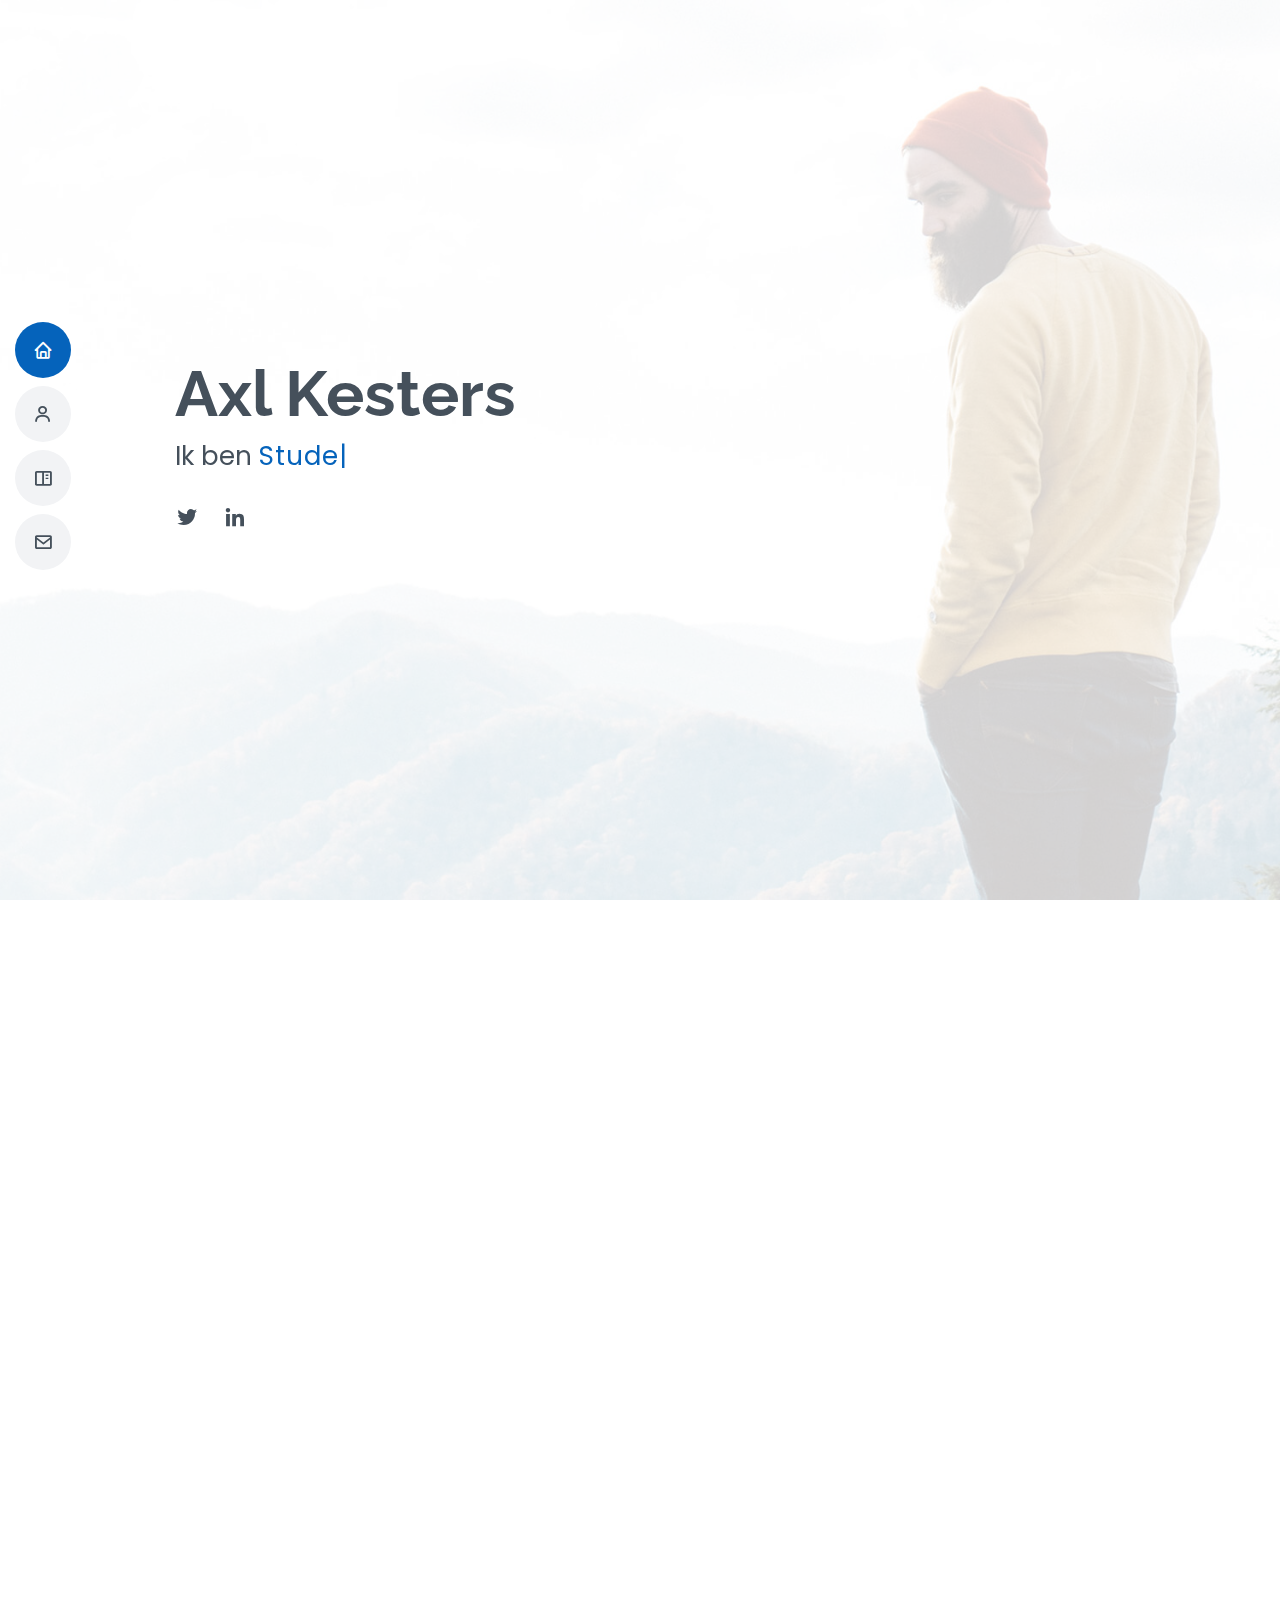
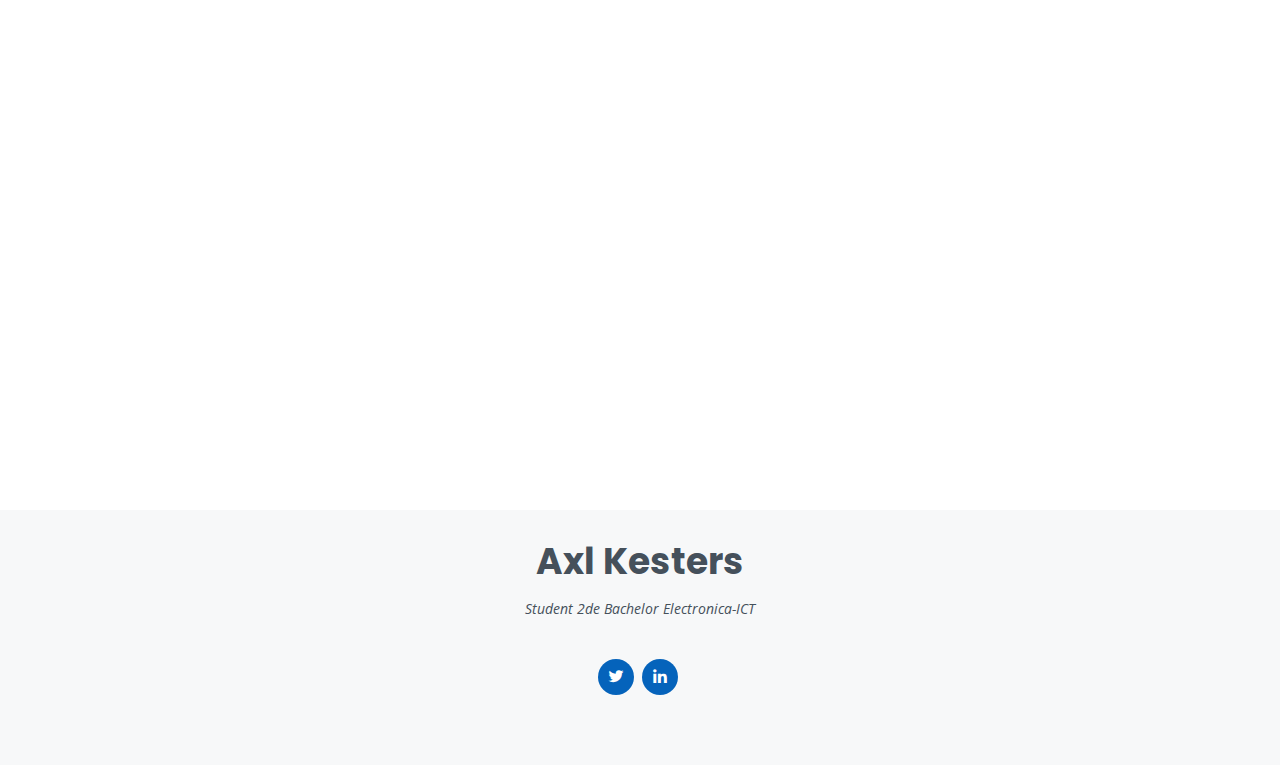
<file: index.html>
<!DOCTYPE html>
<html lang="en">

<head>
  <meta charset="utf-8">
  <meta content="width=device-width, initial-scale=1.0" name="viewport">

  <title>Portfolio - Axl Kesters</title>
  <meta content="" name="description">
  <meta content="" name="keywords">

  <!-- Favicons -->
  <link href="assets/img/favicon.ico" rel="icon">

  <!-- Google Fonts -->
  <link href="https://fonts.googleapis.com/css?family=Open+Sans:300,300i,400,400i,600,600i,700,700i|Raleway:300,300i,400,400i,500,500i,600,600i,700,700i|Poppins:300,300i,400,400i,500,500i,600,600i,700,700i" rel="stylesheet">

  <!-- Vendor CSS Files -->
  <link href="assets/vendor/bootstrap/css/bootstrap.min.css" rel="stylesheet">
  <link href="assets/vendor/icofont/icofont.min.css" rel="stylesheet">
  <link href="assets/vendor/boxicons/css/boxicons.min.css" rel="stylesheet">
  <link href="assets/vendor/venobox/venobox.css" rel="stylesheet">
  <link href="assets/vendor/owl.carousel/assets/owl.carousel.min.css" rel="stylesheet">
  <link href="assets/vendor/aos/aos.css" rel="stylesheet">


  <!-- Template Main CSS File -->
  <link href="assets/css/style.css" rel="stylesheet">
  <link href="assets/css/extra.css" rel="stylesheet">

</head>

<body>

  <!-- ======= Mobile nav toggle button ======= -->
  <button type="button" class="mobile-nav-toggle d-xl-none"><i class="icofont-navigation-menu"></i></button>

  <!-- ======= Header ======= -->
  <header id="header" class="d-flex flex-column justify-content-center">

    <nav class="nav-menu">
      <ul>
        <li class="active"><a href="#hero"><i class="bx bx-home"></i> <span>Home</span></a></li>
        <li><a href="#about"><i class="bx bx-user"></i> <span>About</span></a></li>
        <li><a href="#portfolio"><i class="bx bx-book-content"></i> <span>Portfolio</span></a></li>
        <li><a href="#contact"><i class="bx bx-envelope"></i> <span>Contact</span></a></li>
      </ul>
    </nav><!-- .nav-menu -->

  </header><!-- End Header -->

  <!-- ======= Hero Section ======= -->
  <section id="hero" class="d-flex flex-column justify-content-center">
    <div class="container" data-aos="zoom-in" data-aos-delay="100">
      <h1>Axl Kesters</h1>
      <p>Ik ben <span class="typed" data-typed-items="Student, Vrijwilliger"></span></p>
      <div class="social-links">
        <a href="https://twitter.com/AxlKesters" class="twitter"><i class="bx bxl-twitter"></i></a>
        <a href="https://www.linkedin.com/in/axl-kesters-4742221b1/" class="linkedin"><i class="bx bxl-linkedin"></i></a>
      </div>
    </div>
  </section><!-- End Hero -->

  <main id="main">

    <!-- ======= About Section ======= -->
    <section id="about" class="about">
      <div class="container" data-aos="fade-up">

        <div class="section-title">
          <h2>Over</h2>
          <p>Ik ben een 18 jaar en afkomstig van Eindhout. In het middelbaar studeerde ik Informatica Beheer en Wiskunde Wetenschappen. </p>
        </div>

        <div class="row">
          <div class="col-lg-4">
            <img src="assets/img/foto_axl.jpg" class="img-fluid" alt="">
          </div>
          <div class="col-lg-8 pt-4 pt-lg-0 content">
            <h3>Student 2<sup>de</sup> bachelor Digital Innovation</h3>
            <div class="row mt-5">
              <div class="col-lg-6">
                <ul>
                  <li><i class="icofont-rounded-right"></i> <strong>Verjaardag:</strong> 23 Juni 2002</li>
                  <li><i class="icofont-rounded-right"></i> <strong>Telefoon:</strong> +32 4 75 21 94 52</li>
                  <li><i class="icofont-rounded-right"></i> <strong>Stad:</strong> Geel, België</li>
                </ul>
              </div>
              <div class="col-lg-6">
                <ul>
                  <li><i class="icofont-rounded-right"></i> <strong>Leeftijd:</strong> 18</li>
                  <li><i class="icofont-rounded-right"></i> <strong>Diploma:</strong> Bachelor (studeren)</li>
                  <li><i class="icofont-rounded-right"></i> <strong>Email:</strong> axlkesters@outlook.be</li>
                </ul>
              </div>
            </div>

          </div>
        </div>

      </div>
    </section><!-- End About Section -->

    <!-- ======= Facts Section ======= -->
    <section id="facts" class="facts">
      <div class="container" data-aos="fade-up">

        <div class="section-title">
          <h2>Facts</h2>
<!--          <p>Magnam dolores commodi suscipit. Necessitatibus eius consequatur ex aliquid fuga eum quidem. Sit sint consectetur velit. Quisquam quos quisquam cupiditate. Et nemo qui impedit suscipit alias ea. Quia fugiat sit in iste officiis commodi quidem hic quas.</p>-->
        </div>

        <div class="row">

          <div class="col-lg-3 col-md-6">
            <div class="count-box">
              <i class="icofont-simple-smile"></i>
              <span data-toggle="counter-up">20</span>
              <p>Gestudeerde vakken</p>
            </div>
          </div>

          <div class="col-lg-3 col-md-6 mt-5 mt-md-0">
            <div class="count-box">
              <i class="icofont-document-folder"></i>
              <span data-toggle="counter-up">4</span>
              <p>Projecten</p>
            </div>
          </div>

          <div class="col-lg-3 col-md-6 mt-5 mt-lg-0">
            <div class="count-box">
              <i class="icofont-live-support"></i>
              <span data-toggle="counter-up">275</span>
              <p>uren gewerkt</p>
            </div>
          </div>

          <div class="col-lg-3 col-md-6 mt-5 mt-lg-0">
            <div class="count-box">
              <i class="icofont-users-alt-5"></i>
              <span data-toggle="counter-up">20</span>
              <p>xxxxxx</p>
            </div>
          </div>

        </div>

      </div>
    </section><!-- End Facts Section -->

    <!-- ======= Skills Section ======= -->
    <section id="skills" class="skills section-bg">
      <div class="container" data-aos="fade-up">

        <div class="section-title">
          <h2>Skills</h2>
          <p>Doorheen mijn studie carière van de profesionele bachelor Electronica-ict aan de IT Factory Thomas more, heb ik verschillende skills opgedaan.</p>
        </div>

        <div class="row skills-content">

          <div class="col-lg-6">

            <div class="progress">
              <span class="skill">HTML <i class="val">70%</i></span>
              <div class="progress-bar-wrap">
                <div class="progress-bar" role="progressbar" aria-valuenow="70" aria-valuemin="0" aria-valuemax="100"></div>
              </div>
            </div>

            <div class="progress">
              <span class="skill">CSS <i class="val">75%</i></span>
              <div class="progress-bar-wrap">
                <div class="progress-bar" role="progressbar" aria-valuenow="75" aria-valuemin="0" aria-valuemax="100"></div>
              </div>
            </div>

            <div class="progress">
              <span class="skill">JavaScript <i class="val">15%</i></span>
              <div class="progress-bar-wrap">
                <div class="progress-bar" role="progressbar" aria-valuenow="15" aria-valuemin="0" aria-valuemax="100"></div>
              </div>
            </div>

          </div>

          <div class="col-lg-6">

            <div class="progress">
              <span class="skill">PHP <i class="val">25%</i></span>
              <div class="progress-bar-wrap">
                <div class="progress-bar" role="progressbar" aria-valuenow="25" aria-valuemin="0" aria-valuemax="100"></div>
              </div>
            </div>

            <div class="progress">
              <span class="skill">Knx Home automation <i class="val">20%</i></span>
              <div class="progress-bar-wrap">
                <div class="progress-bar" role="progressbar" aria-valuenow="20" aria-valuemin="0" aria-valuemax="100"></div>
              </div>
            </div>

            <div class="progress">
              <span class="skill">Photoshop <i class="val">55%</i></span>
              <div class="progress-bar-wrap">
                <div class="progress-bar" role="progressbar" aria-valuenow="55" aria-valuemin="0" aria-valuemax="100"></div>
              </div>
            </div>

          </div>

        </div>

      </div>
    </section><!-- End Skills Section -->


    <!-- ======= Portfolio Section ======= -->
    <section id="portfolio" class="portfolio section-bg">
      <div class="container" data-aos="fade-up">

        <div class="section-title">
          <h2>Portfolio</h2>
          <p>Hieronder staan projecten toegelicht waar ik trots op ben. Deze heb ik doorheen mijn school traject gemaakt voor mijn richting "digital innovation".
          Bekijk hieronder de toelichting van de projecten en de uitwerking ervan.</p>
        </div>

        <div class="row">
          <div class="col-lg-12 d-flex justify-content-center" data-aos="fade-up" data-aos-delay="100">
            <ul id="portfolio-flters">
              <li data-filter="*" class="filter-active">All</li>
<!--              <li data-filter=".filter-app">App</li>-->
              <li data-filter=".filter-iot">IOT</li>
              <li data-filter=".filter-web">Web</li>
              <li data-filter=".filter-other">Other</li>
            </ul>
          </div>
        </div>

        <div class="row portfolio-container" data-aos="fade-up" data-aos-delay="200">

          <div class="col-lg-4 col-md-6 portfolio-item filter-iot">
            <div class="portfolio-wrap">
              <img src="assets/img/portfolio/portfolio-1.jpg" class="img-fluid" alt="">
              <div class="portfolio-info">
                <h4>Escape Room</h4>
                <p>IOT</p>
                <div class="portfolio-links">
                  <a href="assets/img/portfolio/portfolio-1.jpg" data-gall="portfolioGallery" class="venobox" title="IOT 1"><i class="bx bx-plus"></i></a>
                  <a href="portfolio-details-EscapeRoom.html" data-gall="portfolioDetailsGallery" data-vbtype="iframe" class="venobox" title="Portfolio Details"><i class="bx bx-link"></i></a>
                </div>
              </div>
            </div>
          </div>

          <div class="col-lg-4 col-md-6 portfolio-item filter-web">
            <div class="portfolio-wrap">
              <img src="assets/img/portfolio/portfolio-2.JPG" class="img-fluid" alt="">
              <div class="portfolio-info">
                <h4>TuinaanlegKesters</h4>
                <p>Web</p>
                <div class="portfolio-links">
                  <a href="assets/img/portfolio/portfolio-2.JPG" data-gall="portfolioGallery" class="venobox" title="Web 1"><i class="bx bx-plus"></i></a>
                  <a href="portfolio-details-TuinAanlegKesters.html" data-gall="portfolioDetailsGallery" data-vbtype="iframe" class="venobox" title="Portfolio Details"><i class="bx bx-link"></i></a>
                </div>
              </div>
            </div>
          </div>

          <div class="col-lg-4 col-md-6 portfolio-item filter-web">
            <div class="portfolio-wrap">
              <img src="assets/img/portfolio/portfolio-4.JPG" class="img-fluid" alt="">
              <div class="portfolio-info">
                <h4>IT Factory</h4>
                <p>Web</p>
                <div class="portfolio-links">
                  <a href="assets/img/portfolio/portfolio-4.JPG" data-gall="portfolioGallery" class="venobox" title="Web 2"><i class="bx bx-plus"></i></a>
                  <a href="portfolio-details-ITFactory.html" data-gall="portfolioDetailsGallery" data-vbtype="iframe" class="venobox" title="Portfolio Details"><i class="bx bx-link"></i></a>
                </div>
              </div>
            </div>
          </div>

          <div class="col-lg-4 col-md-6 portfolio-item filter-other">
            <div class="portfolio-wrap">
              <img src="assets/img/portfolio/portfolio-5.jpg" class="img-fluid" alt="">
              <div class="portfolio-info">
                <h4>Smart Policing hackaton</h4>
                <p>Other</p>
                <div class="portfolio-links">
                  <a href="assets/img/portfolio/portfolio-5.jpg" data-gall="portfolioGallery" class="venobox" title="Other 2"><i class="bx bx-plus"></i></a>
                  <a href="portfolio-details-SmartPolicingHackaton.html" data-gall="portfolioDetailsGallery" data-vbtype="iframe" class="venobox" title="Portfolio Details"><i class="bx bx-link"></i></a>
                </div>
              </div>
            </div>
          </div>
          <div class="col-lg-4 col-md-6 portfolio-item filter-web">
            <div class="portfolio-wrap">
              <img src="assets/img/portfolio/portfolio-6.JPG" class="img-fluid" alt="">
              <div class="portfolio-info">
                <h4>Camp2Camp</h4>
                <p>Web</p>
                <div class="portfolio-links">
                  <a href="assets/img/portfolio/portfolio-6.JPG" data-gall="portfolioGallery" class="venobox" title="Web 3"><i class="bx bx-plus"></i></a>
                  <a href="portfolio-details-Camp2Camp.html" data-gall="portfolioDetailsGallery" data-vbtype="iframe" class="venobox" title="Portfolio Details"><i class="bx bx-link"></i></a>
                </div>
              </div>
            </div>
          </div>
          <div class="col-lg-4 col-md-6 portfolio-item filter-other">
            <div class="portfolio-wrap">
              <img src="assets/img/portfolio/portfolio-7.JPG" class="img-fluid" alt="">
              <div class="portfolio-info">
                <h4>Cosmident</h4>
                <p>Other</p>
                <div class="portfolio-links">
                  <a href="assets/img/portfolio/portfolio-7.JPG" data-gall="portfolioGallery" class="venobox" title="Web 3"><i class="bx bx-plus"></i></a>
                  <a href="portfolio-details-Cosmident.html" data-gall="portfolioDetailsGallery" data-vbtype="iframe" class="venobox" title="Portfolio Details"><i class="bx bx-link"></i></a>
                </div>
              </div>
            </div>
          </div>
          <div class="col-lg-4 col-md-6 portfolio-item filter-iot">
            <div class="portfolio-wrap">
              <img src="assets/img/portfolio/portfolio-8.JPG" class="img-fluid" alt="">
              <div class="portfolio-info">
                <h4>Infoborden</h4>
                <p>IOT</p>
                <div class="portfolio-links">
                  <a href="assets/img/portfolio/portfolio-8.JPG" data-gall="portfolioGallery" class="venobox" title="Web 3"><i class="bx bx-plus"></i></a>
                  <a href="portfolio-details-Infoborden.html" data-gall="portfolioDetailsGallery" data-vbtype="iframe" class="venobox" title="Portfolio Details"><i class="bx bx-link"></i></a>
                </div>
              </div>
            </div>
          </div>





        </div>

      </div>
    </section><!-- End Portfolio Section -->

    <!-- ======= Contact Section ======= -->
    <section id="contact" class="contact">
      <div class="container" data-aos="fade-up">

        <div class="section-title col-12">
          <h2>Contact</h2>
        </div>



            <div class="info row">
              <div class="address col-12 col-lg-4">
                <i class="icofont-google-map"></i>
                <h4>Adres:</h4>
                <p>Kapelleberg 71, 2430 Eindhout-Laakdal</p>
              </div>

              <div class="email col-12 col-lg-4">
                <i class="icofont-envelope"></i>
                <h4>Email:</h4>
                <p>axlkesters@outlook.be</p>
              </div>

              <div class="phone col-12 col-lg-4">
                <i class="icofont-phone"></i>
                <h4>Telnr:</h4>
                <p>+32 4 75 21 94 52</p>
              </div>
            </div>


      </div>
    </section><!-- End Contact Section -->

  </main><!-- End #main -->

  <!-- ======= Footer ======= -->
  <footer id="footer">
    <div class="container">
      <h3>Axl Kesters</h3>
      <p>Student 2de Bachelor Electronica-ICT</p>
      <div class="social-links">
        <a href="https://twitter.com/AxlKesters" class="twitter"><i class="bx bxl-twitter"></i></a>
        <a href="https://www.linkedin.com/in/axl-kesters-4742221b1/" class="linkedin"><i class="bx bxl-linkedin"></i></a>
      </div>
    </div>
  </footer><!-- End Footer -->

  <a href="#" class="back-to-top"><i class="bx bx-up-arrow-alt"></i></a>
  <div id="preloader"></div>

  <!-- Vendor JS Files -->
  <script src="assets/vendor/jquery/jquery.min.js"></script>
  <script src="assets/vendor/bootstrap/js/bootstrap.bundle.min.js"></script>
  <script src="assets/vendor/jquery.easing/jquery.easing.min.js"></script>
  <script src="assets/vendor/php-email-form/validate.js"></script>
  <script src="assets/vendor/waypoints/jquery.waypoints.min.js"></script>
  <script src="assets/vendor/counterup/counterup.min.js"></script>
  <script src="assets/vendor/isotope-layout/isotope.pkgd.min.js"></script>
  <script src="assets/vendor/venobox/venobox.min.js"></script>
  <script src="assets/vendor/owl.carousel/owl.carousel.min.js"></script>
  <script src="assets/vendor/typed.js/typed.min.js"></script>
  <script src="assets/vendor/aos/aos.js"></script>

  <!-- Template Main JS File -->
  <script src="assets/js/main.js"></script>

</body>

</html>
</file>
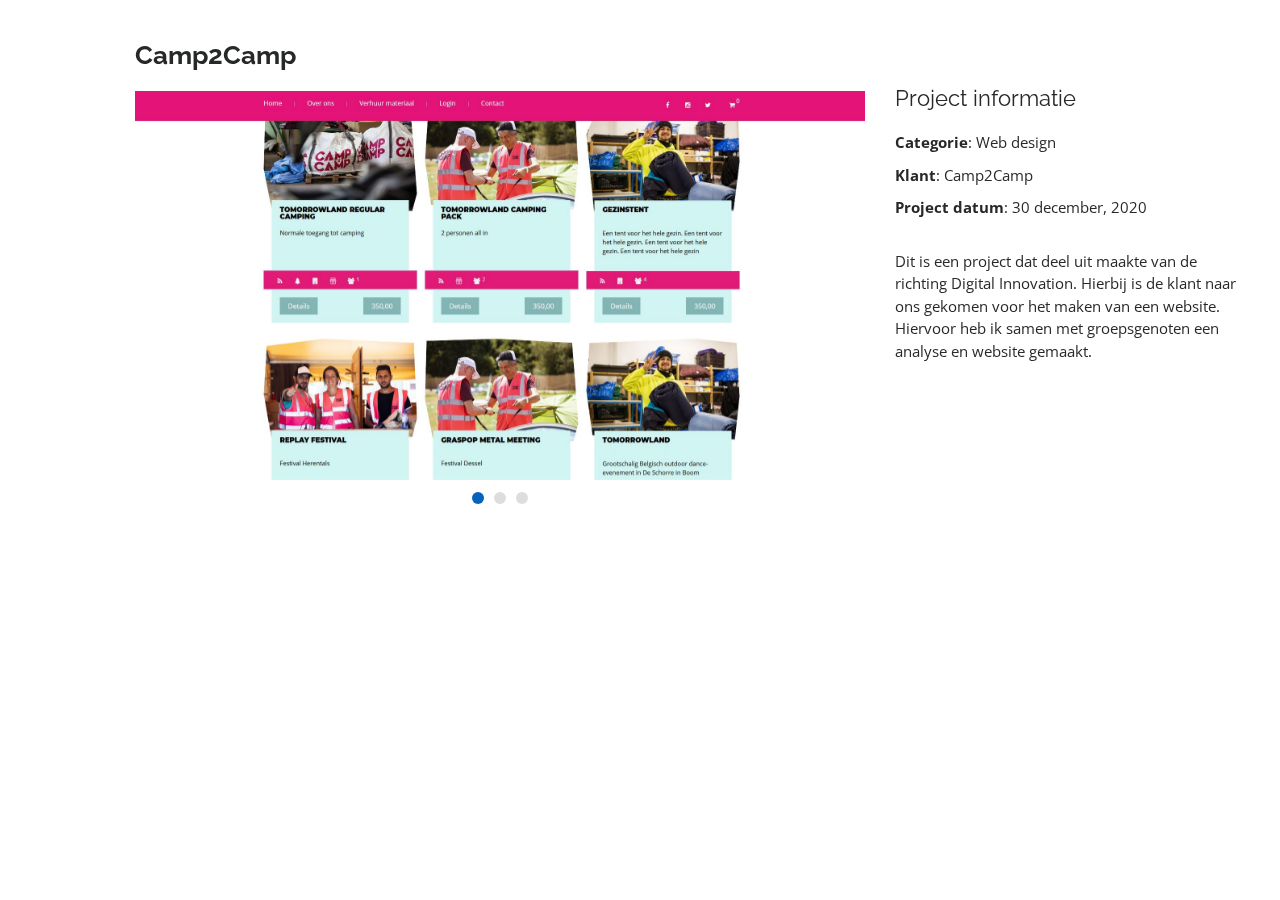
<file: portfolio-details-Camp2Camp.html>
<!DOCTYPE html>
<html lang="en">

<head>
  <meta charset="utf-8">
  <meta content="width=device-width, initial-scale=1.0" name="viewport">

  <title>Cammp2Camp</title>
  <meta content="" name="description">
  <meta content="" name="keywords">

  <!-- Favicons -->
  <link href="assets/img/favicon.png" rel="icon">
  <link href="assets/img/apple-touch-icon.png" rel="apple-touch-icon">

  <!-- Google Fonts -->
  <link href="https://fonts.googleapis.com/css?family=Open+Sans:300,300i,400,400i,600,600i,700,700i|Raleway:300,300i,400,400i,500,500i,600,600i,700,700i|Poppins:300,300i,400,400i,500,500i,600,600i,700,700i" rel="stylesheet">

  <!-- Vendor CSS Files -->
  <link href="assets/vendor/bootstrap/css/bootstrap.min.css" rel="stylesheet">
  <link href="assets/vendor/icofont/icofont.min.css" rel="stylesheet">
  <link href="assets/vendor/boxicons/css/boxicons.min.css" rel="stylesheet">
  <link href="assets/vendor/venobox/venobox.css" rel="stylesheet">
  <link href="assets/vendor/owl.carousel/assets/owl.carousel.min.css" rel="stylesheet">
  <link href="assets/vendor/aos/aos.css" rel="stylesheet">

  <!-- Template Main CSS File -->
  <link href="assets/css/style.css" rel="stylesheet">
  <link href="assets/css/extra.css" rel="stylesheet">
</head>

<body>

  <main id="main">

    <!-- ======= Portfolio Details ======= -->
    <section id="portfolio-details" class="portfolio-details">
      <div class="container" data-aos="fade-up">

        <div class="row">

          <div class="col-lg-8">
            <h2 class="portfolio-title">Camp2Camp</h2>
            <div class="owl-carousel portfolio-details-carousel">
              <img src="assets/img/portfolio/portfolio-details-Camp2Camp-1.JPG" class="img-fluid portfolio-item-picture" alt="screenshot website">
              <img src="assets/img/portfolio/portfolio-details-Camp2Camp-2.JPG" class="img-fluid portfolio-item-picture" alt="screenshot website">
              <img src="assets/img/portfolio/portfolio-details-Camp2Camp-3.JPG" class="img-fluid portfolio-item-picture" alt="screenshot website">
            </div>
          </div>

          <div class="col-lg-4 portfolio-info">
            <h3>Project informatie</h3>
            <ul>
              <li><strong>Categorie</strong>: Web design</li>
              <li><strong>Klant</strong>: Camp2Camp</li>
              <li><strong>Project datum</strong>: 30 december, 2020</li>
            </ul>

            <p>
              Dit is een project dat deel uit maakte van de richting Digital Innovation. Hierbij is de klant naar ons gekomen voor het maken van een website. Hiervoor heb ik samen met groepsgenoten een analyse en website gemaakt.
            </p>
          </div>

        </div>

      </div>
    </section><!-- End Portfolio Details -->

  </main><!-- End #main -->

  <a href="#" class="back-to-top"><i class="bx bx-up-arrow-alt"></i></a>
  <div id="preloader"></div>

  <!-- Vendor JS Files -->
  <script src="assets/vendor/jquery/jquery.min.js"></script>
  <script src="assets/vendor/bootstrap/js/bootstrap.bundle.min.js"></script>
  <script src="assets/vendor/jquery.easing/jquery.easing.min.js"></script>
  <script src="assets/vendor/php-email-form/validate.js"></script>
  <script src="assets/vendor/waypoints/jquery.waypoints.min.js"></script>
  <script src="assets/vendor/counterup/counterup.min.js"></script>
  <script src="assets/vendor/isotope-layout/isotope.pkgd.min.js"></script>
  <script src="assets/vendor/venobox/venobox.min.js"></script>
  <script src="assets/vendor/owl.carousel/owl.carousel.min.js"></script>
  <script src="assets/vendor/typed.js/typed.min.js"></script>
  <script src="assets/vendor/aos/aos.js"></script>

  <!-- Template Main JS File -->
  <script src="assets/js/main.js"></script>

</body>

</html>
</file>
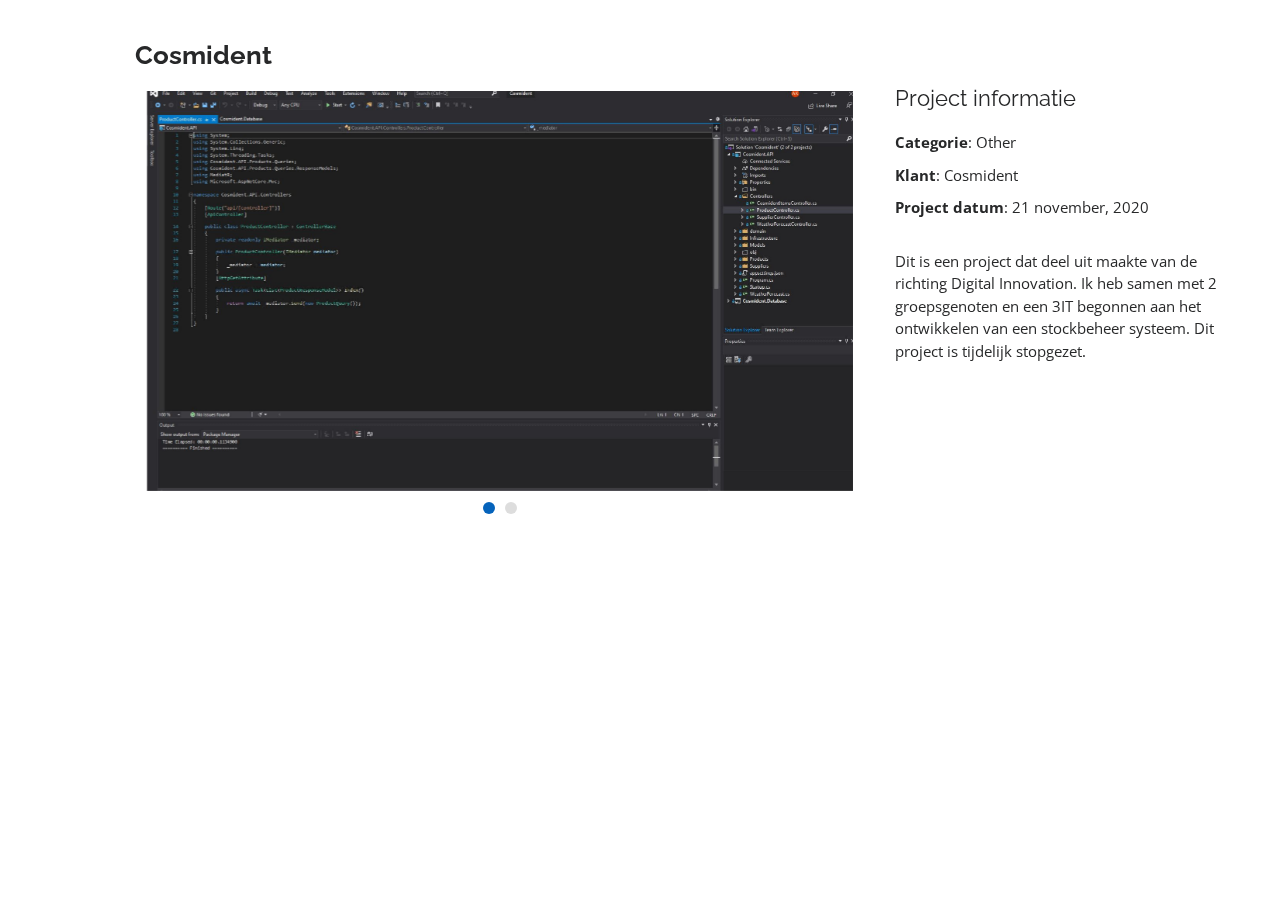
<file: portfolio-details-Cosmident.html>
<!DOCTYPE html>
<html lang="en">

<head>
  <meta charset="utf-8">
  <meta content="width=device-width, initial-scale=1.0" name="viewport">

  <title>Cosmident</title>
  <meta content="" name="description">
  <meta content="" name="keywords">

  <!-- Favicons -->
  <link href="assets/img/favicon.png" rel="icon">
  <link href="assets/img/apple-touch-icon.png" rel="apple-touch-icon">

  <!-- Google Fonts -->
  <link href="https://fonts.googleapis.com/css?family=Open+Sans:300,300i,400,400i,600,600i,700,700i|Raleway:300,300i,400,400i,500,500i,600,600i,700,700i|Poppins:300,300i,400,400i,500,500i,600,600i,700,700i" rel="stylesheet">

  <!-- Vendor CSS Files -->
  <link href="assets/vendor/bootstrap/css/bootstrap.min.css" rel="stylesheet">
  <link href="assets/vendor/icofont/icofont.min.css" rel="stylesheet">
  <link href="assets/vendor/boxicons/css/boxicons.min.css" rel="stylesheet">
  <link href="assets/vendor/venobox/venobox.css" rel="stylesheet">
  <link href="assets/vendor/owl.carousel/assets/owl.carousel.min.css" rel="stylesheet">
  <link href="assets/vendor/aos/aos.css" rel="stylesheet">

  <!-- Template Main CSS File -->
  <link href="assets/css/style.css" rel="stylesheet">
  <link href="assets/css/extra.css" rel="stylesheet">
</head>

<body>

  <main id="main">

    <!-- ======= Portfolio Details ======= -->
    <section id="portfolio-details" class="portfolio-details">
      <div class="container" data-aos="fade-up">

        <div class="row">

          <div class="col-lg-8">
            <h2 class="portfolio-title">Cosmident</h2>
            <div class="owl-carousel portfolio-details-carousel">
              <img src="assets/img/portfolio/portfolio-details-Cosmident-1.JPG" class="img-fluid portfolio-item-picture" alt="code">
              <img src="assets/img/portfolio/portfolio-details-Cosmident-2.JPG" class="img-fluid portfolio-item-picture" alt="code">
            </div>
          </div>

          <div class="col-lg-4 portfolio-info">
            <h3>Project informatie</h3>
            <ul>
              <li><strong>Categorie</strong>: Other</li>
              <li><strong>Klant</strong>: Cosmident</li>
              <li><strong>Project datum</strong>: 21 november, 2020</li>
            </ul>

            <p>
              Dit is een project dat deel uit maakte van de richting Digital Innovation. Ik heb samen met 2 groepsgenoten en een 3IT begonnen aan het ontwikkelen van een stockbeheer systeem. Dit project is tijdelijk stopgezet.
            </p>
          </div>

        </div>

      </div>
    </section><!-- End Portfolio Details -->

  </main><!-- End #main -->

  <a href="#" class="back-to-top"><i class="bx bx-up-arrow-alt"></i></a>
  <div id="preloader"></div>

  <!-- Vendor JS Files -->
  <script src="assets/vendor/jquery/jquery.min.js"></script>
  <script src="assets/vendor/bootstrap/js/bootstrap.bundle.min.js"></script>
  <script src="assets/vendor/jquery.easing/jquery.easing.min.js"></script>
  <script src="assets/vendor/php-email-form/validate.js"></script>
  <script src="assets/vendor/waypoints/jquery.waypoints.min.js"></script>
  <script src="assets/vendor/counterup/counterup.min.js"></script>
  <script src="assets/vendor/isotope-layout/isotope.pkgd.min.js"></script>
  <script src="assets/vendor/venobox/venobox.min.js"></script>
  <script src="assets/vendor/owl.carousel/owl.carousel.min.js"></script>
  <script src="assets/vendor/typed.js/typed.min.js"></script>
  <script src="assets/vendor/aos/aos.js"></script>

  <!-- Template Main JS File -->
  <script src="assets/js/main.js"></script>

</body>

</html>
</file>
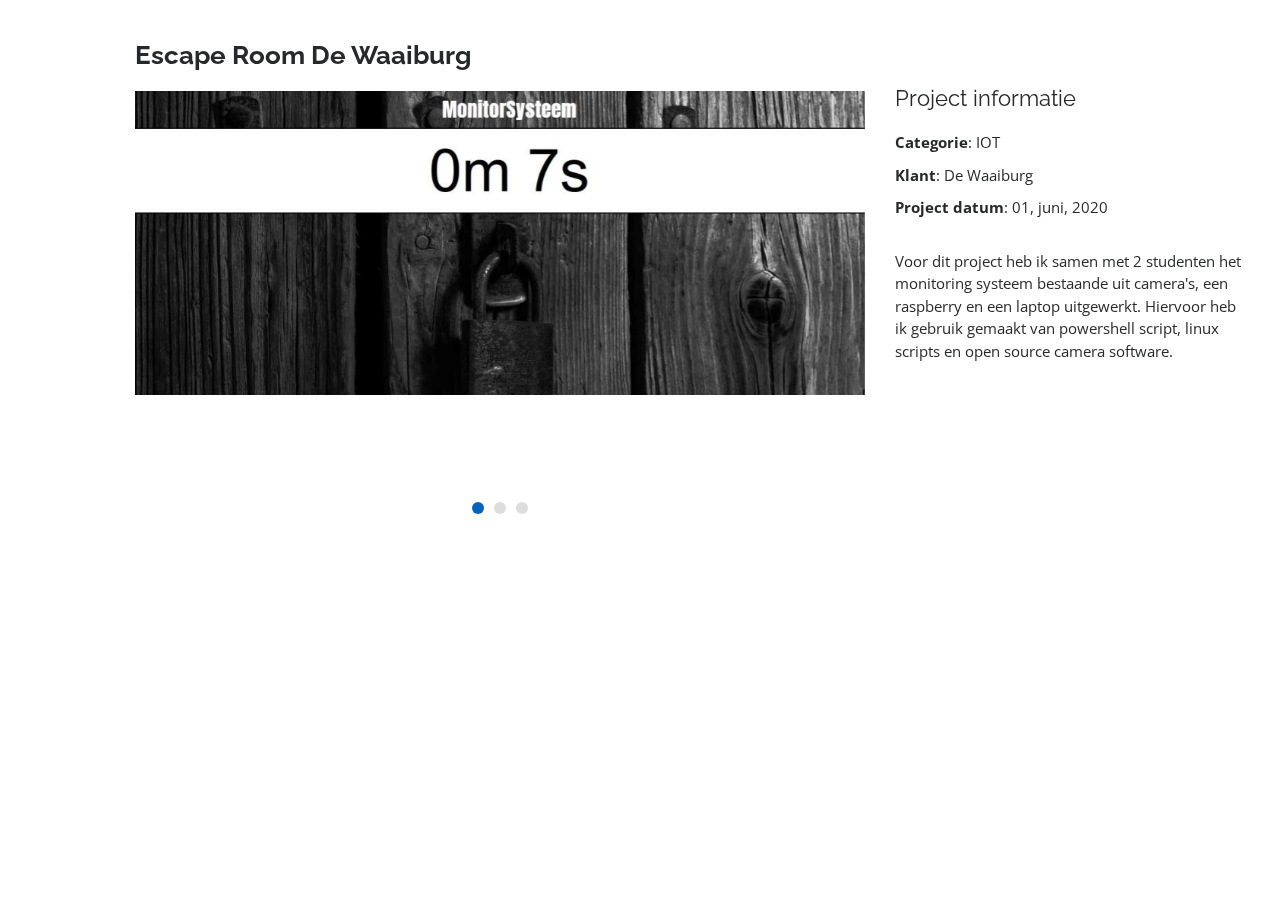
<file: portfolio-details-EscapeRoom.html>
<!DOCTYPE html>
<html lang="en">

<head>
  <meta charset="utf-8">
  <meta content="width=device-width, initial-scale=1.0" name="viewport">

  <title>Escape Room</title>
  <meta content="" name="description">
  <meta content="" name="keywords">

  <!-- Favicons -->
  <link href="assets/img/favicon.png" rel="icon">
  <link href="assets/img/apple-touch-icon.png" rel="apple-touch-icon">

  <!-- Google Fonts -->
  <link href="https://fonts.googleapis.com/css?family=Open+Sans:300,300i,400,400i,600,600i,700,700i|Raleway:300,300i,400,400i,500,500i,600,600i,700,700i|Poppins:300,300i,400,400i,500,500i,600,600i,700,700i" rel="stylesheet">

  <!-- Vendor CSS Files -->
  <link href="assets/vendor/bootstrap/css/bootstrap.min.css" rel="stylesheet">
  <link href="assets/vendor/icofont/icofont.min.css" rel="stylesheet">
  <link href="assets/vendor/boxicons/css/boxicons.min.css" rel="stylesheet">
  <link href="assets/vendor/venobox/venobox.css" rel="stylesheet">
  <link href="assets/vendor/owl.carousel/assets/owl.carousel.min.css" rel="stylesheet">
  <link href="assets/vendor/aos/aos.css" rel="stylesheet">

  <!-- Template Main CSS File -->
  <link href="assets/css/style.css" rel="stylesheet">
  <link href="assets/css/extra.css" rel="stylesheet">
</head>

<body>

  <main id="main">

    <!-- ======= Portfolio Details ======= -->
    <section id="portfolio-details" class="portfolio-details">
      <div class="container" data-aos="fade-up">

        <div class="row">

          <div class="col-lg-8">
            <h2 class="portfolio-title">Escape Room De Waaiburg</h2>
            <div class="owl-carousel portfolio-details-carousel">
              <img src="assets/img/portfolio/portfolio-details-EscapeRoom-1.jpg" class="img-fluid portfolio-item-picture" alt="timer">
              <img src="assets/img/portfolio/portfolio-details-EscapeRoom-2.jpg" class="img-fluid portfolio-item-picture" alt="handleiding">
              <img src="assets/img/portfolio/portfolio-details-EscapeRoom-3.jpg" class="img-fluid portfolio-item-picture" alt="thuiswerk">
            </div>
          </div>

          <div class="col-lg-4 portfolio-info">
            <h3>Project informatie</h3>
            <ul>
              <li><strong>Categorie</strong>: IOT</li>
              <li><strong>Klant</strong>: De Waaiburg</li>
              <li><strong>Project datum</strong>: 01, juni, 2020</li>
            </ul>

            <p>
              Voor dit project heb ik samen met 2 studenten het monitoring systeem bestaande uit camera's, een raspberry en een laptop uitgewerkt. Hiervoor heb ik gebruik gemaakt van powershell script, linux scripts en open source camera software.
            </p>
          </div>

        </div>

      </div>
    </section><!-- End Portfolio Details -->

  </main><!-- End #main -->

  <a href="#" class="back-to-top"><i class="bx bx-up-arrow-alt"></i></a>
  <div id="preloader"></div>

  <!-- Vendor JS Files -->
  <script src="assets/vendor/jquery/jquery.min.js"></script>
  <script src="assets/vendor/bootstrap/js/bootstrap.bundle.min.js"></script>
  <script src="assets/vendor/jquery.easing/jquery.easing.min.js"></script>
  <script src="assets/vendor/php-email-form/validate.js"></script>
  <script src="assets/vendor/waypoints/jquery.waypoints.min.js"></script>
  <script src="assets/vendor/counterup/counterup.min.js"></script>
  <script src="assets/vendor/isotope-layout/isotope.pkgd.min.js"></script>
  <script src="assets/vendor/venobox/venobox.min.js"></script>
  <script src="assets/vendor/owl.carousel/owl.carousel.min.js"></script>
  <script src="assets/vendor/typed.js/typed.min.js"></script>
  <script src="assets/vendor/aos/aos.js"></script>

  <!-- Template Main JS File -->
  <script src="assets/js/main.js"></script>

</body>

</html>
</file>
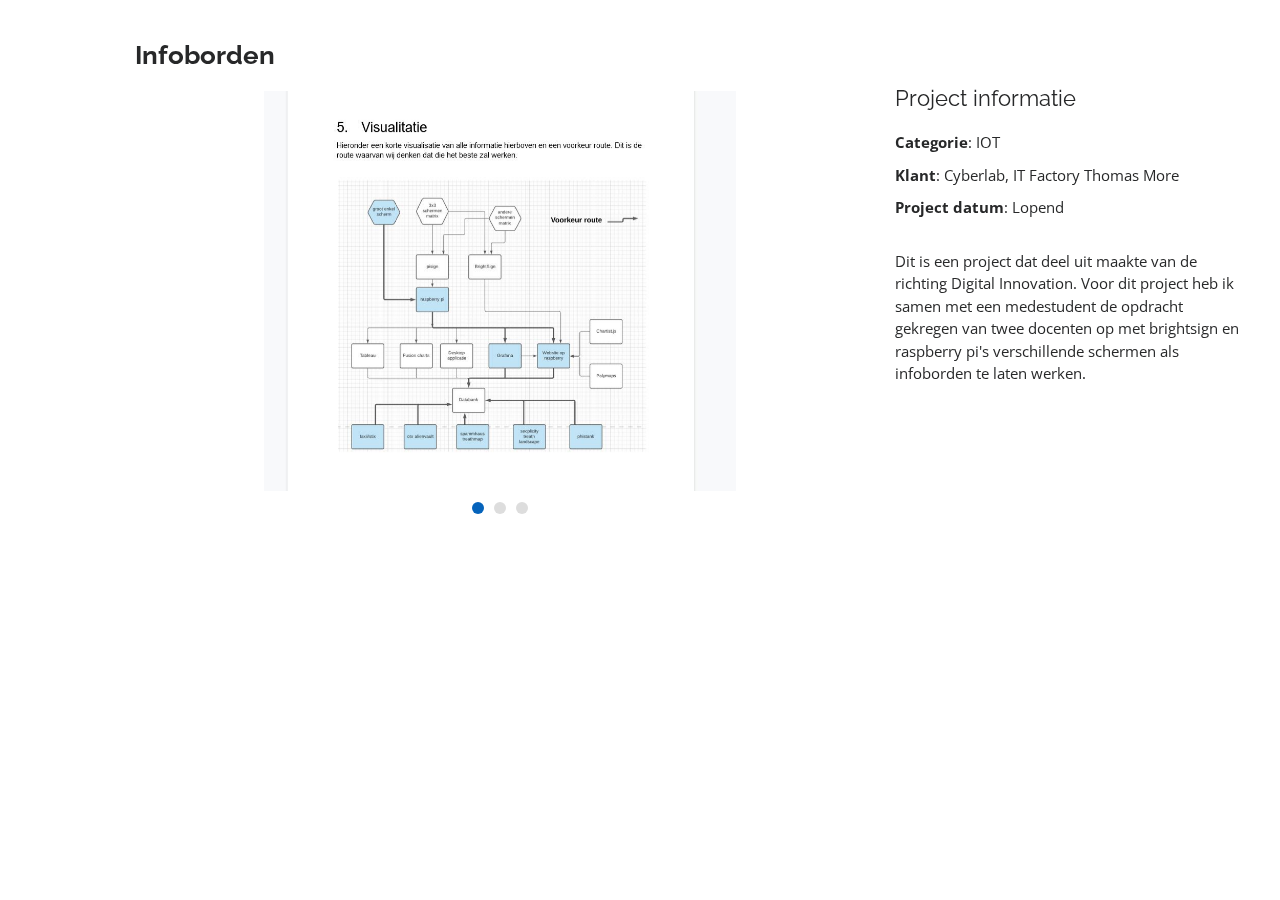
<file: portfolio-details-Infoborden.html>
<!DOCTYPE html>
<html lang="en">

<head>
  <meta charset="utf-8">
  <meta content="width=device-width, initial-scale=1.0" name="viewport">

  <title>Infoborden</title>
  <meta content="" name="description">
  <meta content="" name="keywords">

  <!-- Favicons -->
  <link href="assets/img/favicon.png" rel="icon">
  <link href="assets/img/apple-touch-icon.png" rel="apple-touch-icon">

  <!-- Google Fonts -->
  <link href="https://fonts.googleapis.com/css?family=Open+Sans:300,300i,400,400i,600,600i,700,700i|Raleway:300,300i,400,400i,500,500i,600,600i,700,700i|Poppins:300,300i,400,400i,500,500i,600,600i,700,700i" rel="stylesheet">

  <!-- Vendor CSS Files -->
  <link href="assets/vendor/bootstrap/css/bootstrap.min.css" rel="stylesheet">
  <link href="assets/vendor/icofont/icofont.min.css" rel="stylesheet">
  <link href="assets/vendor/boxicons/css/boxicons.min.css" rel="stylesheet">
  <link href="assets/vendor/venobox/venobox.css" rel="stylesheet">
  <link href="assets/vendor/owl.carousel/assets/owl.carousel.min.css" rel="stylesheet">
  <link href="assets/vendor/aos/aos.css" rel="stylesheet">

  <!-- Template Main CSS File -->
  <link href="assets/css/style.css" rel="stylesheet">
  <link href="assets/css/extra.css" rel="stylesheet">

</head>

<body>

  <main id="main">

    <!-- ======= Portfolio Details ======= -->
    <section id="portfolio-details" class="portfolio-details">
      <div class="container" data-aos="fade-up">

        <div class="row">

          <div class="col-lg-8">
            <h2 class="portfolio-title">Infoborden</h2>
            <div class="owl-carousel portfolio-details-carousel">
              <img src="assets/img/portfolio/portfolio-details-Infoborden-1.JPG" class="img-fluid portfolio-item-picture" alt="rapport">
              <img src="assets/img/portfolio/portfolio-details-Infoborden-2.JPG" class="img-fluid portfolio-item-picture" alt="rapport">
              <img src="assets/img/portfolio/portfolio-details-Infoborden-3.JPG" class="img-fluid portfolio-item-picture" alt="rapport">
            </div>
          </div>

          <div class="col-lg-4 portfolio-info">
            <h3>Project informatie</h3>
            <ul>
              <li><strong>Categorie</strong>: IOT</li>
              <li><strong>Klant</strong>: Cyberlab, IT Factory Thomas More</li>
              <li><strong>Project datum</strong>: Lopend</li>
            </ul>

            <p>
              Dit is een project dat deel uit maakte van de richting Digital Innovation. Voor dit project heb ik samen met een medestudent de opdracht gekregen van twee docenten op met brightsign en raspberry pi's verschillende schermen als infoborden te laten werken.
            </p>
          </div>

        </div>

      </div>
    </section><!-- End Portfolio Details -->

  </main><!-- End #main -->

  <a href="#" class="back-to-top"><i class="bx bx-up-arrow-alt"></i></a>
  <div id="preloader"></div>

  <!-- Vendor JS Files -->
  <script src="assets/vendor/jquery/jquery.min.js"></script>
  <script src="assets/vendor/bootstrap/js/bootstrap.bundle.min.js"></script>
  <script src="assets/vendor/jquery.easing/jquery.easing.min.js"></script>
  <script src="assets/vendor/php-email-form/validate.js"></script>
  <script src="assets/vendor/waypoints/jquery.waypoints.min.js"></script>
  <script src="assets/vendor/counterup/counterup.min.js"></script>
  <script src="assets/vendor/isotope-layout/isotope.pkgd.min.js"></script>
  <script src="assets/vendor/venobox/venobox.min.js"></script>
  <script src="assets/vendor/owl.carousel/owl.carousel.min.js"></script>
  <script src="assets/vendor/typed.js/typed.min.js"></script>
  <script src="assets/vendor/aos/aos.js"></script>

  <!-- Template Main JS File -->
  <script src="assets/js/main.js"></script>

</body>

</html>
</file>
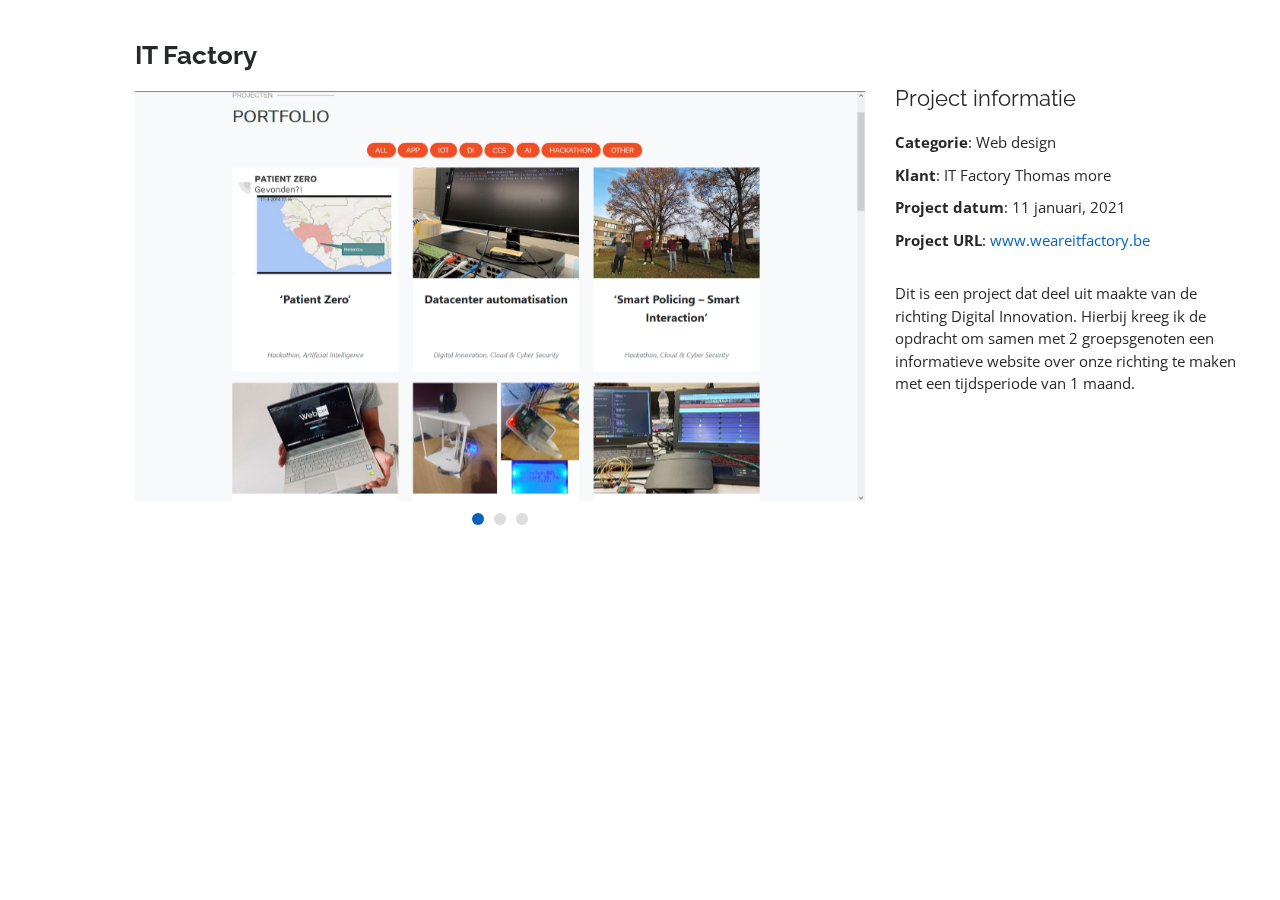
<file: portfolio-details-ITFactory.html>
<!DOCTYPE html>
<html lang="en">

<head>
  <meta charset="utf-8">
  <meta content="width=device-width, initial-scale=1.0" name="viewport">

  <title>IT Factory</title>
  <meta content="" name="description">
  <meta content="" name="keywords">

  <!-- Favicons -->
  <link href="assets/img/favicon.png" rel="icon">
  <link href="assets/img/apple-touch-icon.png" rel="apple-touch-icon">

  <!-- Google Fonts -->
  <link href="https://fonts.googleapis.com/css?family=Open+Sans:300,300i,400,400i,600,600i,700,700i|Raleway:300,300i,400,400i,500,500i,600,600i,700,700i|Poppins:300,300i,400,400i,500,500i,600,600i,700,700i" rel="stylesheet">

  <!-- Vendor CSS Files -->
  <link href="assets/vendor/bootstrap/css/bootstrap.min.css" rel="stylesheet">
  <link href="assets/vendor/icofont/icofont.min.css" rel="stylesheet">
  <link href="assets/vendor/boxicons/css/boxicons.min.css" rel="stylesheet">
  <link href="assets/vendor/venobox/venobox.css" rel="stylesheet">
  <link href="assets/vendor/owl.carousel/assets/owl.carousel.min.css" rel="stylesheet">
  <link href="assets/vendor/aos/aos.css" rel="stylesheet">

  <!-- Template Main CSS File -->
  <link href="assets/css/style.css" rel="stylesheet">
  <link href="assets/css/extra.css" rel="stylesheet">
</head>

<body>

  <main id="main">

    <!-- ======= Portfolio Details ======= -->
    <section id="portfolio-details" class="portfolio-details">
      <div class="container" data-aos="fade-up">

        <div class="row">

          <div class="col-lg-8">
            <h2 class="portfolio-title">IT Factory</h2>
            <div class="owl-carousel portfolio-details-carousel">
              <img src="assets/img/portfolio/portfolio-details-ITfactory-1.png" class="img-fluid" alt="screenshot website">
              <img src="assets/img/portfolio/portfolio-details-ITfactory-2.png" class="img-fluid" alt="screenshot website">
              <img src="assets/img/portfolio/portfolio-details-ITfactory-3.png" class="img-fluid" alt="screenshot website">
            </div>
          </div>

          <div class="col-lg-4 portfolio-info">
            <h3>Project informatie</h3>
            <ul>
              <li><strong>Categorie</strong>: Web design</li>
              <li><strong>Klant</strong>: IT Factory Thomas more</li>
              <li><strong>Project datum</strong>: 11 januari, 2021</li>
              <li><strong>Project URL</strong>: <a href="#">www.weareitfactory.be</a></li>
            </ul>

            <p>
              Dit is een project dat deel uit maakte van de richting Digital Innovation. Hierbij kreeg ik de opdracht om samen met 2 groepsgenoten een informatieve website over onze richting te maken met een tijdsperiode van 1 maand.
            </p>
          </div>

        </div>

      </div>
    </section><!-- End Portfolio Details -->

  </main><!-- End #main -->

  <a href="#" class="back-to-top"><i class="bx bx-up-arrow-alt"></i></a>
  <div id="preloader"></div>

  <!-- Vendor JS Files -->
  <script src="assets/vendor/jquery/jquery.min.js"></script>
  <script src="assets/vendor/bootstrap/js/bootstrap.bundle.min.js"></script>
  <script src="assets/vendor/jquery.easing/jquery.easing.min.js"></script>
  <script src="assets/vendor/php-email-form/validate.js"></script>
  <script src="assets/vendor/waypoints/jquery.waypoints.min.js"></script>
  <script src="assets/vendor/counterup/counterup.min.js"></script>
  <script src="assets/vendor/isotope-layout/isotope.pkgd.min.js"></script>
  <script src="assets/vendor/venobox/venobox.min.js"></script>
  <script src="assets/vendor/owl.carousel/owl.carousel.min.js"></script>
  <script src="assets/vendor/typed.js/typed.min.js"></script>
  <script src="assets/vendor/aos/aos.js"></script>

  <!-- Template Main JS File -->
  <script src="assets/js/main.js"></script>

</body>

</html>
</file>
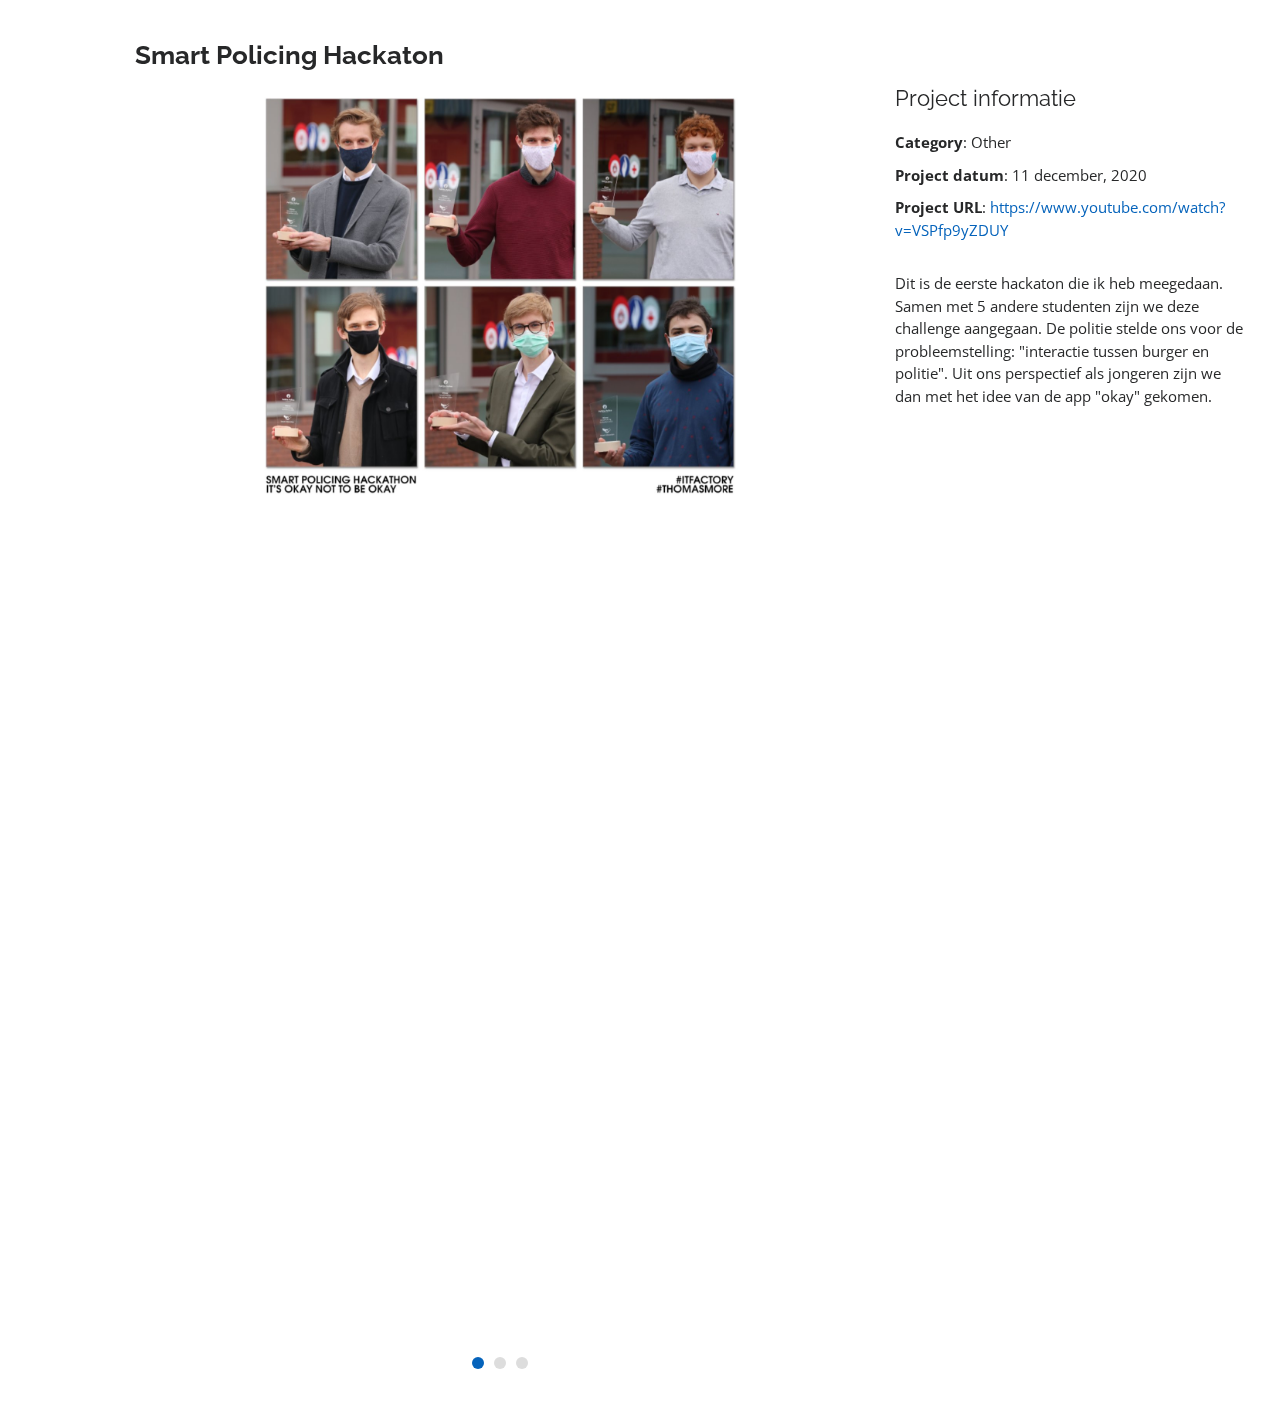
<file: portfolio-details-SmartPolicingHackaton.html>
<!DOCTYPE html>
<html lang="en">

<head>
  <meta charset="utf-8">
  <meta content="width=device-width, initial-scale=1.0" name="viewport">

  <title>Smart Policing Hackaton</title>
  <meta content="" name="description">
  <meta content="" name="keywords">

  <!-- Favicons -->
  <link href="assets/img/favicon.png" rel="icon">
  <link href="assets/img/apple-touch-icon.png" rel="apple-touch-icon">

  <!-- Google Fonts -->
  <link href="https://fonts.googleapis.com/css?family=Open+Sans:300,300i,400,400i,600,600i,700,700i|Raleway:300,300i,400,400i,500,500i,600,600i,700,700i|Poppins:300,300i,400,400i,500,500i,600,600i,700,700i" rel="stylesheet">

  <!-- Vendor CSS Files -->
  <link href="assets/vendor/bootstrap/css/bootstrap.min.css" rel="stylesheet">
  <link href="assets/vendor/icofont/icofont.min.css" rel="stylesheet">
  <link href="assets/vendor/boxicons/css/boxicons.min.css" rel="stylesheet">
  <link href="assets/vendor/venobox/venobox.css" rel="stylesheet">
  <link href="assets/vendor/owl.carousel/assets/owl.carousel.min.css" rel="stylesheet">
  <link href="assets/vendor/aos/aos.css" rel="stylesheet">

  <!-- Template Main CSS File -->
  <link href="assets/css/style.css" rel="stylesheet">
  <link href="assets/css/extra.css" rel="stylesheet">
</head>

<body>

  <main id="main">

    <!-- ======= Portfolio Details ======= -->
    <section id="portfolio-details" class="portfolio-details">
      <div class="container" data-aos="fade-up">

        <div class="row">

          <div class="col-lg-8">
            <h2 class="portfolio-title">Smart Policing Hackaton</h2>
            <div class="owl-carousel portfolio-details-carousel">
              <img src="assets/img/portfolio/portfolio-detail-Hackaton-1.jpg" class="img-fluid" alt="">
              <img src="assets/img/portfolio/portfolio-detail-Hackaton-2.png" class="img-fluid" alt="">
              <img src="assets/img/portfolio/portfolio-detail-Hackaton-3.jpg" class="img-fluid" alt="">
            </div>
          </div>

          <div class="col-lg-4 portfolio-info">
            <h3>Project informatie</h3>
            <ul>
              <li><strong>Category</strong>: Other</li>
              <li><strong>Project datum</strong>: 11 december, 2020</li>
              <li><strong>Project URL</strong>: <a href="#">https://www.youtube.com/watch?v=VSPfp9yZDUY</a></li>
            </ul>

            <p>
              Dit is de eerste hackaton die ik heb meegedaan. Samen met 5 andere studenten zijn we deze challenge aangegaan. De politie stelde ons voor de probleemstelling: "interactie tussen burger en politie". Uit ons perspectief als jongeren zijn we dan met het idee van de app "okay" gekomen.
            </p>
          </div>

        </div>

      </div>
    </section><!-- End Portfolio Details -->

  </main><!-- End #main -->

  <a href="#" class="back-to-top"><i class="bx bx-up-arrow-alt"></i></a>
  <div id="preloader"></div>

  <!-- Vendor JS Files -->
  <script src="assets/vendor/jquery/jquery.min.js"></script>
  <script src="assets/vendor/bootstrap/js/bootstrap.bundle.min.js"></script>
  <script src="assets/vendor/jquery.easing/jquery.easing.min.js"></script>
  <script src="assets/vendor/php-email-form/validate.js"></script>
  <script src="assets/vendor/waypoints/jquery.waypoints.min.js"></script>
  <script src="assets/vendor/counterup/counterup.min.js"></script>
  <script src="assets/vendor/isotope-layout/isotope.pkgd.min.js"></script>
  <script src="assets/vendor/venobox/venobox.min.js"></script>
  <script src="assets/vendor/owl.carousel/owl.carousel.min.js"></script>
  <script src="assets/vendor/typed.js/typed.min.js"></script>
  <script src="assets/vendor/aos/aos.js"></script>

  <!-- Template Main JS File -->
  <script src="assets/js/main.js"></script>

</body>

</html>
</file>
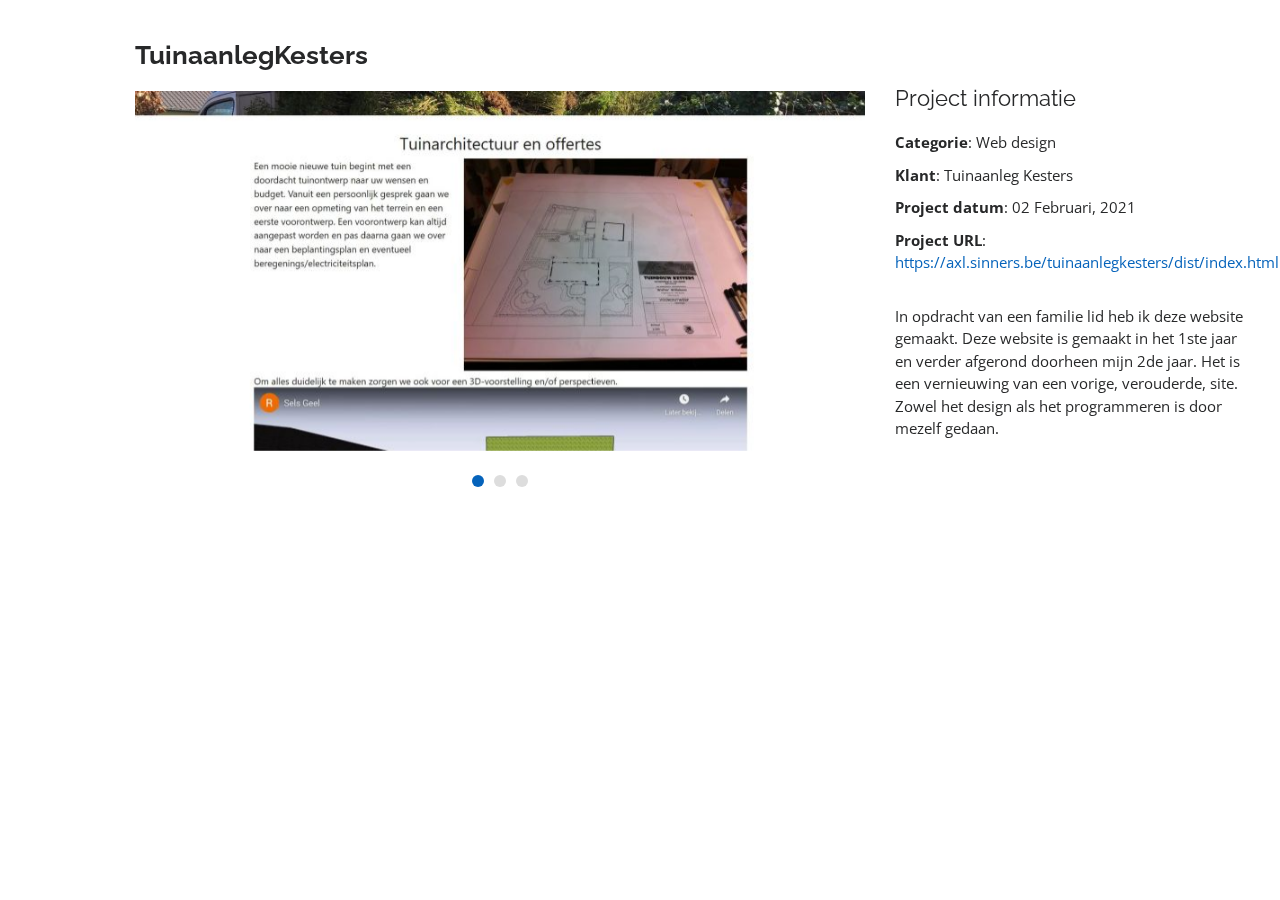
<file: portfolio-details-TuinAanlegKesters.html>
<!DOCTYPE html>
<html lang="en">

<head>
  <meta charset="utf-8">
  <meta content="width=device-width, initial-scale=1.0" name="viewport">

  <title>Tuinaanleg Kesters</title>
  <meta content="" name="description">
  <meta content="" name="keywords">

  <!-- Favicons -->
  <link href="assets/img/favicon.png" rel="icon">
  <link href="assets/img/apple-touch-icon.png" rel="apple-touch-icon">

  <!-- Google Fonts -->
  <link href="https://fonts.googleapis.com/css?family=Open+Sans:300,300i,400,400i,600,600i,700,700i|Raleway:300,300i,400,400i,500,500i,600,600i,700,700i|Poppins:300,300i,400,400i,500,500i,600,600i,700,700i" rel="stylesheet">

  <!-- Vendor CSS Files -->
  <link href="assets/vendor/bootstrap/css/bootstrap.min.css" rel="stylesheet">
  <link href="assets/vendor/icofont/icofont.min.css" rel="stylesheet">
  <link href="assets/vendor/boxicons/css/boxicons.min.css" rel="stylesheet">
  <link href="assets/vendor/venobox/venobox.css" rel="stylesheet">
  <link href="assets/vendor/owl.carousel/assets/owl.carousel.min.css" rel="stylesheet">
  <link href="assets/vendor/aos/aos.css" rel="stylesheet">

  <!-- Template Main CSS File -->
  <link href="assets/css/style.css" rel="stylesheet">
  <link href="assets/css/extra.css" rel="stylesheet">
</head>

<body>

  <main id="main">

    <!-- ======= Portfolio Details ======= -->
    <section id="portfolio-details" class="portfolio-details">
      <div class="container" data-aos="fade-up">

        <div class="row">

          <div class="col-lg-8">
            <h2 class="portfolio-title">TuinaanlegKesters</h2>
            <div class="owl-carousel portfolio-details-carousel">
              <img src="assets/img/portfolio/portfolio-details-Tuinaanlegkesters-1.JPG" class="img-fluid" alt="screenshot website">
              <img src="assets/img/portfolio/portfolio-details-Tuinaanlegkesters-2.JPG" class="img-fluid" alt="screenshot website">
              <img src="assets/img/portfolio/portfolio-details-Tuinaanlegkesters-3.JPG" class="img-fluid" alt="screenshot website">
            </div>
          </div>

          <div class="col-lg-4 portfolio-info">
            <h3>Project informatie</h3>
            <ul>
              <li><strong>Categorie</strong>: Web design</li>
              <li><strong>Klant</strong>: Tuinaanleg Kesters</li>
              <li><strong>Project datum</strong>: 02 Februari, 2021</li>
              <li><strong>Project URL</strong>: <a href="#">https://axl.sinners.be/tuinaanlegkesters/dist/index.html</a></li>
            </ul>

            <p>
              In opdracht van een familie lid heb ik deze website gemaakt. Deze website is gemaakt in het 1ste jaar en verder afgerond doorheen mijn 2de jaar. Het is een vernieuwing van een vorige, verouderde, site. Zowel het design als het programmeren is door mezelf gedaan.
            </p>
          </div>

        </div>

      </div>
    </section><!-- End Portfolio Details -->

  </main><!-- End #main -->

  <a href="#" class="back-to-top"><i class="bx bx-up-arrow-alt"></i></a>
  <div id="preloader"></div>

  <!-- Vendor JS Files -->
  <script src="assets/vendor/jquery/jquery.min.js"></script>
  <script src="assets/vendor/bootstrap/js/bootstrap.bundle.min.js"></script>
  <script src="assets/vendor/jquery.easing/jquery.easing.min.js"></script>
  <script src="assets/vendor/php-email-form/validate.js"></script>
  <script src="assets/vendor/waypoints/jquery.waypoints.min.js"></script>
  <script src="assets/vendor/counterup/counterup.min.js"></script>
  <script src="assets/vendor/isotope-layout/isotope.pkgd.min.js"></script>
  <script src="assets/vendor/venobox/venobox.min.js"></script>
  <script src="assets/vendor/owl.carousel/owl.carousel.min.js"></script>
  <script src="assets/vendor/typed.js/typed.min.js"></script>
  <script src="assets/vendor/aos/aos.js"></script>

  <!-- Template Main JS File -->
  <script src="assets/js/main.js"></script>

</body>

</html>
</file>
<file: assets/vendor/venobox/venobox.css>
/* ------ venobox.css --------*/
.vbox-overlay *, .vbox-overlay *:before, .vbox-overlay *:after{
    -webkit-backface-visibility: hidden;
    -webkit-box-sizing:border-box;
    -moz-box-sizing:border-box;
    box-sizing:border-box;
}
.vbox-overlay * { 
    -webkit-backface-visibility: visible;
    backface-visibility: visible;
}
.vbox-overlay{
    display: -webkit-flex;
    display: flex;
    -webkit-flex-direction: column;
    flex-direction: column;
    -webkit-justify-content: center;
    justify-content: center;
    -webkit-align-items: center;
    align-items: center;
    position: fixed;
    left: 0;
    top: 0;
    bottom: 0;
    right: 0;
    z-index: 999999;
}

/* ----- navigation ----- */
.vbox-title{
    width: 100%;
    height: 40px;
    float: left;
    text-align: center;
    line-height: 28px;
    font-size: 12px;
    padding: 6px 50px;
    overflow: hidden;
    position: fixed;
    display: none;
    left: 0;
    z-index: 89;
}
.vbox-close{
    cursor: pointer;
    position: fixed;
    top: -1px;
    right: 0;
    width: 50px;
    height: 40px;
    padding: 6px;
    display: block;
    background-position:10px center;
    overflow: hidden;
    font-size: 24px;
    line-height: 1;
    text-align: center;
    z-index: 99;
}
.vbox-left{
    cursor: pointer;
    position: fixed;
    left: 0;
    height: 40px;
    overflow: hidden;
    line-height: 28px;
    font-size: 12px;
    z-index: 99;
    display: flex;
    align-items:center;
}
.vbox-num{
    display: inline-block;
    margin: 6px 0 6px 15px;
}
/* ----- Social share ----- */
.vbox-share{
    line-height: 28px;
    font-size: 12px;
    overflow: hidden;
    position: fixed;
    left: 0;
    z-index: 98;
    display: flex;
    align-items:center;
    justify-content: center;
    width: 100%;
    text-align: center;
}
.vbox-share svg{
    max-height: 28px;
    width: 28px;
    z-index: 10;
    margin-left: 12px;
    margin-top: 6px;
    margin-bottom: 6px;
    vertical-align: middle;
}


/* ----- navigation ARROWS ----- */
.vbox-next, .vbox-prev{
    position: fixed;
    top: 50%;
    margin-top: -15px;
    overflow: hidden;
    cursor: pointer;
    display: block;
    width: 45px;
    height: 45px;
    z-index: 99;
}
.vbox-next span, .vbox-prev span{
    position: relative;
    width: 20px;
    height: 20px;
    border: 2px solid transparent;
    border-top-color: #B6B6B6;
    border-right-color: #B6B6B6;
    text-indent: -100px;
    position: absolute;
    top: 8px;
    display: block;
}
.vbox-prev{
    left: 15px;
}
.vbox-next{
    right: 15px;
}
.vbox-prev span{
    left: 10px;
    -ms-transform: rotate(-135deg);
    -webkit-transform: rotate(-135deg);
    transform: rotate(-135deg);
}
.vbox-next span{
    -ms-transform: rotate(45deg);
    -webkit-transform: rotate(45deg);
    transform: rotate(45deg);
    right: 10px;
}
/* ------- inline window ------ */
.vbox-inline{
    width: 420px;
    height: 315px;
    height: 70vh;
    padding: 10px;
    background: #fff;
    margin: 0 auto;
    overflow: auto;
    text-align: left;
}
/* ------- Video & iFrames window ------ */
.venoframe{
    max-width: 100%;
    width: 100%;
    border: none;
    width: 100%;
    height: 260px;
    height: 70vh;
}
.venoframe.vbvid{
    height: 260px;
}
@media (min-width: 768px) {
    .venoframe, .vbox-inline{
        width: 90%;
        height: 360px;
        height: 70vh;
    }
    .venoframe.vbvid{
        width: 640px;
        height: 360px;
    }
}
@media (min-width: 992px) {
    .venoframe, .vbox-inline{
        max-width: 1200px;
        width: 80%;
        height: 540px;
        height: 70vh;
    }
    .venoframe.vbvid{
        width: 960px;
        height: 540px;
    }
}
/* 
Please do NOT edit this part! 
or at least read this note: http://i.imgur.com/7C0ws9e.gif
*/
.vbox-open{
    overflow: hidden;
}
.vbox-container{
    position: absolute;
    left: 0;
    right: 0;
    top: 0;
    bottom: 0;
    overflow-x: hidden;
    overflow-y: scroll;
    overflow-scrolling: touch;
    -webkit-overflow-scrolling: touch;
    z-index: 20;
    max-height: 100%;

}

.vbox-content{
    text-align: center;
    float: left;
    width: 100%;
    position: relative;
    overflow: hidden;
    padding: 20px 4%;
}
.vbox-container img{
    max-width: 100%;
    height: auto;
}
.vbox-figlio{
    box-shadow: 0 0 12px rgba(0,0,0,0.19), 0 6px 6px rgba(0,0,0,0.23);
    max-width: 100%;
    text-align: initial;
}
img.vbox-figlio{
    -webkit-user-select: none;
-khtml-user-select: none;
-moz-user-select: none;
-o-user-select: none;
user-select: none;
}
.vbox-content.swipe-left{
    margin-left: -200px !important;
}
.vbox-content.swipe-right{
    margin-left: 200px !important;
}
.vbox-animated{
    webkit-transition: margin 300ms ease-out;
    transition: margin 300ms ease-out;
}

/* ---------- preloader ----------
 * SPINKIT 
 * http://tobiasahlin.com/spinkit/
-------------------------------- */
.sk-double-bounce,.sk-rotating-plane{width:40px;height:40px;margin:40px auto}.sk-rotating-plane{background-color:#333;-webkit-animation:sk-rotatePlane 1.2s infinite ease-in-out;animation:sk-rotatePlane 1.2s infinite ease-in-out}@-webkit-keyframes sk-rotatePlane{0%{-webkit-transform:perspective(120px) rotateX(0) rotateY(0);transform:perspective(120px) rotateX(0) rotateY(0)}50%{-webkit-transform:perspective(120px) rotateX(-180.1deg) rotateY(0);transform:perspective(120px) rotateX(-180.1deg) rotateY(0)}100%{-webkit-transform:perspective(120px) rotateX(-180deg) rotateY(-179.9deg);transform:perspective(120px) rotateX(-180deg) rotateY(-179.9deg)}}@keyframes sk-rotatePlane{0%{-webkit-transform:perspective(120px) rotateX(0) rotateY(0);transform:perspective(120px) rotateX(0) rotateY(0)}50%{-webkit-transform:perspective(120px) rotateX(-180.1deg) rotateY(0);transform:perspective(120px) rotateX(-180.1deg) rotateY(0)}100%{-webkit-transform:perspective(120px) rotateX(-180deg) rotateY(-179.9deg);transform:perspective(120px) rotateX(-180deg) rotateY(-179.9deg)}}.sk-double-bounce{position:relative}.sk-double-bounce .sk-child{width:100%;height:100%;border-radius:50%;background-color:#333;opacity:.6;position:absolute;top:0;left:0;-webkit-animation:sk-doubleBounce 2s infinite ease-in-out;animation:sk-doubleBounce 2s infinite ease-in-out}.sk-chasing-dots .sk-child,.sk-spinner-pulse,.sk-three-bounce .sk-child{background-color:#333;border-radius:100%}.sk-double-bounce .sk-double-bounce2{-webkit-animation-delay:-1s;animation-delay:-1s}@-webkit-keyframes sk-doubleBounce{0%,100%{-webkit-transform:scale(0);transform:scale(0)}50%{-webkit-transform:scale(1);transform:scale(1)}}@keyframes sk-doubleBounce{0%,100%{-webkit-transform:scale(0);transform:scale(0)}50%{-webkit-transform:scale(1);transform:scale(1)}}.sk-wave{margin:40px auto;width:50px;height:40px;text-align:center;font-size:10px}.sk-wave .sk-rect{background-color:#333;height:100%;width:6px;display:inline-block;-webkit-animation:sk-waveStretchDelay 1.2s infinite ease-in-out;animation:sk-waveStretchDelay 1.2s infinite ease-in-out}.sk-wave .sk-rect1{-webkit-animation-delay:-1.2s;animation-delay:-1.2s}.sk-wave .sk-rect2{-webkit-animation-delay:-1.1s;animation-delay:-1.1s}.sk-wave .sk-rect3{-webkit-animation-delay:-1s;animation-delay:-1s}.sk-wave .sk-rect4{-webkit-animation-delay:-.9s;animation-delay:-.9s}.sk-wave .sk-rect5{-webkit-animation-delay:-.8s;animation-delay:-.8s}@-webkit-keyframes sk-waveStretchDelay{0%,100%,40%{-webkit-transform:scaleY(.4);transform:scaleY(.4)}20%{-webkit-transform:scaleY(1);transform:scaleY(1)}}@keyframes sk-waveStretchDelay{0%,100%,40%{-webkit-transform:scaleY(.4);transform:scaleY(.4)}20%{-webkit-transform:scaleY(1);transform:scaleY(1)}}.sk-wandering-cubes{margin:40px auto;width:40px;height:40px;position:relative}.sk-wandering-cubes .sk-cube{background-color:#333;width:10px;height:10px;position:absolute;top:0;left:0;-webkit-animation:sk-wanderingCube 1.8s ease-in-out -1.8s infinite both;animation:sk-wanderingCube 1.8s ease-in-out -1.8s infinite both}.sk-chasing-dots,.sk-spinner-pulse{width:40px;height:40px;margin:40px auto}.sk-wandering-cubes .sk-cube2{-webkit-animation-delay:-.9s;animation-delay:-.9s}@-webkit-keyframes sk-wanderingCube{0%{-webkit-transform:rotate(0);transform:rotate(0)}25%{-webkit-transform:translateX(30px) rotate(-90deg) scale(.5);transform:translateX(30px) rotate(-90deg) scale(.5)}50%{-webkit-transform:translateX(30px) translateY(30px) rotate(-179deg);transform:translateX(30px) translateY(30px) rotate(-179deg)}50.1%{-webkit-transform:translateX(30px) translateY(30px) rotate(-180deg);transform:translateX(30px) translateY(30px) rotate(-180deg)}75%{-webkit-transform:translateX(0) translateY(30px) rotate(-270deg) scale(.5);transform:translateX(0) translateY(30px) rotate(-270deg) scale(.5)}100%{-webkit-transform:rotate(-360deg);transform:rotate(-360deg)}}@keyframes sk-wanderingCube{0%{-webkit-transform:rotate(0);transform:rotate(0)}25%{-webkit-transform:translateX(30px) rotate(-90deg) scale(.5);transform:translateX(30px) rotate(-90deg) scale(.5)}50%{-webkit-transform:translateX(30px) translateY(30px) rotate(-179deg);transform:translateX(30px) translateY(30px) rotate(-179deg)}50.1%{-webkit-transform:translateX(30px) translateY(30px) rotate(-180deg);transform:translateX(30px) translateY(30px) rotate(-180deg)}75%{-webkit-transform:translateX(0) translateY(30px) rotate(-270deg) scale(.5);transform:translateX(0) translateY(30px) rotate(-270deg) scale(.5)}100%{-webkit-transform:rotate(-360deg);transform:rotate(-360deg)}}.sk-spinner-pulse{-webkit-animation:sk-pulseScaleOut 1s infinite ease-in-out;animation:sk-pulseScaleOut 1s infinite ease-in-out}@-webkit-keyframes sk-pulseScaleOut{0%{-webkit-transform:scale(0);transform:scale(0)}100%{-webkit-transform:scale(1);transform:scale(1);opacity:0}}@keyframes sk-pulseScaleOut{0%{-webkit-transform:scale(0);transform:scale(0)}100%{-webkit-transform:scale(1);transform:scale(1);opacity:0}}.sk-chasing-dots{position:relative;text-align:center;-webkit-animation:sk-chasingDotsRotate 2s infinite linear;animation:sk-chasingDotsRotate 2s infinite linear}.sk-chasing-dots .sk-child{width:60%;height:60%;display:inline-block;position:absolute;top:0;-webkit-animation:sk-chasingDotsBounce 2s infinite ease-in-out;animation:sk-chasingDotsBounce 2s infinite ease-in-out}.sk-chasing-dots .sk-dot2{top:auto;bottom:0;-webkit-animation-delay:-1s;animation-delay:-1s}@-webkit-keyframes sk-chasingDotsRotate{100%{-webkit-transform:rotate(360deg);transform:rotate(360deg)}}@keyframes sk-chasingDotsRotate{100%{-webkit-transform:rotate(360deg);transform:rotate(360deg)}}@-webkit-keyframes sk-chasingDotsBounce{0%,100%{-webkit-transform:scale(0);transform:scale(0)}50%{-webkit-transform:scale(1);transform:scale(1)}}@keyframes sk-chasingDotsBounce{0%,100%{-webkit-transform:scale(0);transform:scale(0)}50%{-webkit-transform:scale(1);transform:scale(1)}}.sk-three-bounce{margin:40px auto;width:80px;text-align:center}.sk-three-bounce .sk-child{width:20px;height:20px;display:inline-block;-webkit-animation:sk-three-bounce 1.4s ease-in-out 0s infinite both;animation:sk-three-bounce 1.4s ease-in-out 0s infinite both}.sk-circle .sk-child:before,.sk-fading-circle .sk-circle:before{display:block;border-radius:100%;content:'';background-color:#333}.sk-three-bounce .sk-bounce1{-webkit-animation-delay:-.32s;animation-delay:-.32s}.sk-three-bounce .sk-bounce2{-webkit-animation-delay:-.16s;animation-delay:-.16s}@-webkit-keyframes sk-three-bounce{0%,100%,80%{-webkit-transform:scale(0);transform:scale(0)}40%{-webkit-transform:scale(1);transform:scale(1)}}@keyframes sk-three-bounce{0%,100%,80%{-webkit-transform:scale(0);transform:scale(0)}40%{-webkit-transform:scale(1);transform:scale(1)}}.sk-circle{margin:40px auto;width:40px;height:40px;position:relative}.sk-circle .sk-child{width:100%;height:100%;position:absolute;left:0;top:0}.sk-circle .sk-child:before{margin:0 auto;width:15%;height:15%;-webkit-animation:sk-circleBounceDelay 1.2s infinite ease-in-out both;animation:sk-circleBounceDelay 1.2s infinite ease-in-out both}.sk-circle .sk-circle2{-webkit-transform:rotate(30deg);-ms-transform:rotate(30deg);transform:rotate(30deg)}.sk-circle .sk-circle3{-webkit-transform:rotate(60deg);-ms-transform:rotate(60deg);transform:rotate(60deg)}.sk-circle .sk-circle4{-webkit-transform:rotate(90deg);-ms-transform:rotate(90deg);transform:rotate(90deg)}.sk-circle .sk-circle5{-webkit-transform:rotate(120deg);-ms-transform:rotate(120deg);transform:rotate(120deg)}.sk-circle .sk-circle6{-webkit-transform:rotate(150deg);-ms-transform:rotate(150deg);transform:rotate(150deg)}.sk-circle .sk-circle7{-webkit-transform:rotate(180deg);-ms-transform:rotate(180deg);transform:rotate(180deg)}.sk-circle .sk-circle8{-webkit-transform:rotate(210deg);-ms-transform:rotate(210deg);transform:rotate(210deg)}.sk-circle .sk-circle9{-webkit-transform:rotate(240deg);-ms-transform:rotate(240deg);transform:rotate(240deg)}.sk-circle .sk-circle10{-webkit-transform:rotate(270deg);-ms-transform:rotate(270deg);transform:rotate(270deg)}.sk-circle .sk-circle11{-webkit-transform:rotate(300deg);-ms-transform:rotate(300deg);transform:rotate(300deg)}.sk-circle .sk-circle12{-webkit-transform:rotate(330deg);-ms-transform:rotate(330deg);transform:rotate(330deg)}.sk-circle .sk-circle2:before{-webkit-animation-delay:-1.1s;animation-delay:-1.1s}.sk-circle .sk-circle3:before{-webkit-animation-delay:-1s;animation-delay:-1s}.sk-circle .sk-circle4:before{-webkit-animation-delay:-.9s;animation-delay:-.9s}.sk-circle .sk-circle5:before{-webkit-animation-delay:-.8s;animation-delay:-.8s}.sk-circle .sk-circle6:before{-webkit-animation-delay:-.7s;animation-delay:-.7s}.sk-circle .sk-circle7:before{-webkit-animation-delay:-.6s;animation-delay:-.6s}.sk-circle .sk-circle8:before{-webkit-animation-delay:-.5s;animation-delay:-.5s}.sk-circle .sk-circle9:before{-webkit-animation-delay:-.4s;animation-delay:-.4s}.sk-circle .sk-circle10:before{-webkit-animation-delay:-.3s;animation-delay:-.3s}.sk-circle .sk-circle11:before{-webkit-animation-delay:-.2s;animation-delay:-.2s}.sk-circle .sk-circle12:before{-webkit-animation-delay:-.1s;animation-delay:-.1s}@-webkit-keyframes sk-circleBounceDelay{0%,100%,80%{-webkit-transform:scale(0);transform:scale(0)}40%{-webkit-transform:scale(1);transform:scale(1)}}@keyframes sk-circleBounceDelay{0%,100%,80%{-webkit-transform:scale(0);transform:scale(0)}40%{-webkit-transform:scale(1);transform:scale(1)}}.sk-cube-grid{width:40px;height:40px;margin:40px auto}.sk-cube-grid .sk-cube{width:33.33%;height:33.33%;background-color:#333;float:left;-webkit-animation:sk-cubeGridScaleDelay 1.3s infinite ease-in-out;animation:sk-cubeGridScaleDelay 1.3s infinite ease-in-out}.sk-cube-grid .sk-cube1{-webkit-animation-delay:.2s;animation-delay:.2s}.sk-cube-grid .sk-cube2{-webkit-animation-delay:.3s;animation-delay:.3s}.sk-cube-grid .sk-cube3{-webkit-animation-delay:.4s;animation-delay:.4s}.sk-cube-grid .sk-cube4{-webkit-animation-delay:.1s;animation-delay:.1s}.sk-cube-grid .sk-cube5{-webkit-animation-delay:.2s;animation-delay:.2s}.sk-cube-grid .sk-cube6{-webkit-animation-delay:.3s;animation-delay:.3s}.sk-cube-grid .sk-cube7{-webkit-animation-delay:0ms;animation-delay:0ms}.sk-cube-grid .sk-cube8{-webkit-animation-delay:.1s;animation-delay:.1s}.sk-cube-grid .sk-cube9{-webkit-animation-delay:.2s;animation-delay:.2s}@-webkit-keyframes sk-cubeGridScaleDelay{0%,100%,70%{-webkit-transform:scale3D(1,1,1);transform:scale3D(1,1,1)}35%{-webkit-transform:scale3D(0,0,1);transform:scale3D(0,0,1)}}@keyframes sk-cubeGridScaleDelay{0%,100%,70%{-webkit-transform:scale3D(1,1,1);transform:scale3D(1,1,1)}35%{-webkit-transform:scale3D(0,0,1);transform:scale3D(0,0,1)}}.sk-fading-circle{margin:40px auto;width:40px;height:40px;position:relative}.sk-fading-circle .sk-circle{width:100%;height:100%;position:absolute;left:0;top:0}.sk-fading-circle .sk-circle:before{margin:0 auto;width:15%;height:15%;-webkit-animation:sk-circleFadeDelay 1.2s infinite ease-in-out both;animation:sk-circleFadeDelay 1.2s infinite ease-in-out both}.sk-fading-circle .sk-circle2{-webkit-transform:rotate(30deg);-ms-transform:rotate(30deg);transform:rotate(30deg)}.sk-fading-circle .sk-circle3{-webkit-transform:rotate(60deg);-ms-transform:rotate(60deg);transform:rotate(60deg)}.sk-fading-circle .sk-circle4{-webkit-transform:rotate(90deg);-ms-transform:rotate(90deg);transform:rotate(90deg)}.sk-fading-circle .sk-circle5{-webkit-transform:rotate(120deg);-ms-transform:rotate(120deg);transform:rotate(120deg)}.sk-fading-circle .sk-circle6{-webkit-transform:rotate(150deg);-ms-transform:rotate(150deg);transform:rotate(150deg)}.sk-fading-circle .sk-circle7{-webkit-transform:rotate(180deg);-ms-transform:rotate(180deg);transform:rotate(180deg)}.sk-fading-circle .sk-circle8{-webkit-transform:rotate(210deg);-ms-transform:rotate(210deg);transform:rotate(210deg)}.sk-fading-circle .sk-circle9{-webkit-transform:rotate(240deg);-ms-transform:rotate(240deg);transform:rotate(240deg)}.sk-fading-circle .sk-circle10{-webkit-transform:rotate(270deg);-ms-transform:rotate(270deg);transform:rotate(270deg)}.sk-fading-circle .sk-circle11{-webkit-transform:rotate(300deg);-ms-transform:rotate(300deg);transform:rotate(300deg)}.sk-fading-circle .sk-circle12{-webkit-transform:rotate(330deg);-ms-transform:rotate(330deg);transform:rotate(330deg)}.sk-fading-circle .sk-circle2:before{-webkit-animation-delay:-1.1s;animation-delay:-1.1s}.sk-fading-circle .sk-circle3:before{-webkit-animation-delay:-1s;animation-delay:-1s}.sk-fading-circle .sk-circle4:before{-webkit-animation-delay:-.9s;animation-delay:-.9s}.sk-fading-circle .sk-circle5:before{-webkit-animation-delay:-.8s;animation-delay:-.8s}.sk-fading-circle .sk-circle6:before{-webkit-animation-delay:-.7s;animation-delay:-.7s}.sk-fading-circle .sk-circle7:before{-webkit-animation-delay:-.6s;animation-delay:-.6s}.sk-fading-circle .sk-circle8:before{-webkit-animation-delay:-.5s;animation-delay:-.5s}.sk-fading-circle .sk-circle9:before{-webkit-animation-delay:-.4s;animation-delay:-.4s}.sk-fading-circle .sk-circle10:before{-webkit-animation-delay:-.3s;animation-delay:-.3s}.sk-fading-circle .sk-circle11:before{-webkit-animation-delay:-.2s;animation-delay:-.2s}.sk-fading-circle .sk-circle12:before{-webkit-animation-delay:-.1s;animation-delay:-.1s}@-webkit-keyframes sk-circleFadeDelay{0%,100%,39%{opacity:0}40%{opacity:1}}@keyframes sk-circleFadeDelay{0%,100%,39%{opacity:0}40%{opacity:1}}.sk-folding-cube{margin:40px auto;width:40px;height:40px;position:relative;-webkit-transform:rotateZ(45deg);transform:rotateZ(45deg)}.sk-folding-cube .sk-cube{float:left;width:50%;height:50%;position:relative;-webkit-transform:scale(1.1);-ms-transform:scale(1.1);transform:scale(1.1)}.sk-folding-cube .sk-cube:before{content:'';position:absolute;top:0;left:0;width:100%;height:100%;background-color:#333;-webkit-animation:sk-foldCubeAngle 2.4s infinite linear both;animation:sk-foldCubeAngle 2.4s infinite linear both;-webkit-transform-origin:100% 100%;-ms-transform-origin:100% 100%;transform-origin:100% 100%}.sk-folding-cube .sk-cube2{-webkit-transform:scale(1.1) rotateZ(90deg);transform:scale(1.1) rotateZ(90deg)}.sk-folding-cube .sk-cube3{-webkit-transform:scale(1.1) rotateZ(180deg);transform:scale(1.1) rotateZ(180deg)}.sk-folding-cube .sk-cube4{-webkit-transform:scale(1.1) rotateZ(270deg);transform:scale(1.1) rotateZ(270deg)}.sk-folding-cube .sk-cube2:before{-webkit-animation-delay:.3s;animation-delay:.3s}.sk-folding-cube .sk-cube3:before{-webkit-animation-delay:.6s;animation-delay:.6s}.sk-folding-cube .sk-cube4:before{-webkit-animation-delay:.9s;animation-delay:.9s}@-webkit-keyframes sk-foldCubeAngle{0%,10%{-webkit-transform:perspective(140px) rotateX(-180deg);transform:perspective(140px) rotateX(-180deg);opacity:0}25%,75%{-webkit-transform:perspective(140px) rotateX(0);transform:perspective(140px) rotateX(0);opacity:1}100%,90%{-webkit-transform:perspective(140px) rotateY(180deg);transform:perspective(140px) rotateY(180deg);opacity:0}}@keyframes sk-foldCubeAngle{0%,10%{-webkit-transform:perspective(140px) rotateX(-180deg);transform:perspective(140px) rotateX(-180deg);opacity:0}25%,75%{-webkit-transform:perspective(140px) rotateX(0);transform:perspective(140px) rotateX(0);opacity:1}100%,90%{-webkit-transform:perspective(140px) rotateY(180deg);transform:perspective(140px) rotateY(180deg);opacity:0}}
</file>
<file: assets/css/style.css>
/*--------------------------------------------------------------
# General
--------------------------------------------------------------*/
body {
  font-family: "Open Sans", sans-serif;
  color: #272829;
}

a {
  color: #0563bb;
}

a:hover {
  color: #067ded;
  text-decoration: none;
}

h1, h2, h3, h4, h5, h6 {
  font-family: "Raleway", sans-serif;
}

/*--------------------------------------------------------------
# Back to top button
--------------------------------------------------------------*/
.back-to-top {
  position: fixed;
  display: none;
  width: 40px;
  height: 40px;
  border-radius: 50px;
  right: 15px;
  bottom: 15px;
  background: #0563bb;
  color: #fff;
  transition: display 0.5s ease-in-out;
  z-index: 99999;
}

.back-to-top i {
  font-size: 24px;
  position: absolute;
  top: 7px;
  left: 8px;
}

.back-to-top:hover {
  color: #fff;
  background: #0678e3;
  transition: background 0.2s ease-in-out;
}

/*--------------------------------------------------------------
# Preloader
--------------------------------------------------------------*/
#preloader {
  position: fixed;
  top: 0;
  left: 0;
  right: 0;
  bottom: 0;
  z-index: 9999;
  overflow: hidden;
  background: #fff;
}

#preloader:before {
  content: "";
  position: fixed;
  top: calc(50% - 30px);
  left: calc(50% - 30px);
  border: 6px solid #0563bb;
  border-top-color: #fff;
  border-bottom-color: #fff;
  border-radius: 50%;
  width: 60px;
  height: 60px;
  -webkit-animation: animate-preloader 1s linear infinite;
  animation: animate-preloader 1s linear infinite;
}

@-webkit-keyframes animate-preloader {
  0% {
    transform: rotate(0deg);
  }
  100% {
    transform: rotate(360deg);
  }
}

@keyframes animate-preloader {
  0% {
    transform: rotate(0deg);
  }
  100% {
    transform: rotate(360deg);
  }
}

/*--------------------------------------------------------------
# Disable aos animation delay on mobile devices
--------------------------------------------------------------*/
@media screen and (max-width: 768px) {
  [data-aos-delay] {
    transition-delay: 0 !important;
  }
}

/*--------------------------------------------------------------
# Header
--------------------------------------------------------------*/
#header {
  position: fixed;
  top: 0;
  left: 0;
  bottom: 0;
  z-index: 9997;
  transition: all 0.5s;
  padding: 15px;
  overflow-y: auto;
}

@media (max-width: 992px) {
  #header {
    width: 300px;
    background: #fff;
    border-right: 1px solid #e6e9ec;
    left: -300px;
  }
}

@media (min-width: 992px) {
  #main {
    margin-left: 100px;
  }
}

/*--------------------------------------------------------------
# Navigation Menu
--------------------------------------------------------------*/
/* Desktop Navigation */
.nav-menu * {
  margin: 0;
  padding: 0;
  list-style: none;
}

.nav-menu > ul > li {
  position: relative;
  white-space: nowrap;
}

.nav-menu a {
  display: flex;
  align-items: center;
  color: #45505b;
  padding: 10px 18px;
  margin-bottom: 8px;
  transition: 0.3s;
  font-size: 15px;
  border-radius: 50px;
  background: #f2f3f5;
  height: 56px;
  width: 100%;
  overflow: hidden;
  transition: 0.3s;
}

.nav-menu a i {
  font-size: 20px;
}

.nav-menu a span {
  padding: 0 5px 0 7px;
  color: #45505b;
}

@media (min-width: 992px) {
  .nav-menu a {
    width: 56px;
  }
  .nav-menu a span {
    display: none;
    color: #fff;
  }
}

.nav-menu a:hover, .nav-menu .active > a, .nav-menu li:hover > a {
  color: #fff;
  background: #0563bb;
}

.nav-menu a:hover span, .nav-menu .active > a span, .nav-menu li:hover > a span {
  color: #fff;
}

.nav-menu a:hover, .nav-menu li:hover > a {
  width: 100%;
  color: #fff;
}

.nav-menu a:hover span, .nav-menu li:hover > a span {
  display: block;
}

/* Mobile Navigation */
.mobile-nav-toggle {
  position: fixed;
  right: 15px;
  top: 15px;
  z-index: 9998;
  border: 0;
  background: none;
  font-size: 24px;
  transition: all 0.4s;
  outline: none !important;
  line-height: 1;
  cursor: pointer;
  text-align: right;
}

.mobile-nav-toggle i {
  color: #45505b;
}

.mobile-nav-active {
  overflow: hidden;
}

.mobile-nav-active #header {
  left: 0;
}

.mobile-nav-active .mobile-nav-toggle i {
  color: #0563bb;
}

/*--------------------------------------------------------------
# Hero Section
--------------------------------------------------------------*/
#hero {
  width: 100%;
  height: 100vh;
  background: url("../img/hero-bg.jpg") top right no-repeat;
  background-size: cover;
  position: relative;
}

@media (min-width: 992px) {
  #hero {
    padding-left: 160px;
  }
}

#hero:before {
  content: "";
  background: rgba(255, 255, 255, 0.8);
  position: absolute;
  bottom: 0;
  top: 0;
  left: 0;
  right: 0;
}

#hero h1 {
  margin: 0;
  font-size: 64px;
  font-weight: 700;
  line-height: 56px;
  color: #45505b;
}

#hero p {
  color: #45505b;
  margin: 15px 0 0 0;
  font-size: 26px;
  font-family: "Poppins", sans-serif;
}

#hero p span {
  color: #0563bb;
  letter-spacing: 1px;
}

#hero .social-links {
  margin-top: 30px;
}

#hero .social-links a {
  font-size: 24px;
  display: inline-block;
  color: #45505b;
  line-height: 1;
  margin-right: 20px;
  transition: 0.3s;
}

#hero .social-links a:hover {
  color: #0563bb;
}

@media (max-width: 992px) {
  #hero {
    text-align: center;
  }
  #hero h1 {
    font-size: 32px;
    line-height: 36px;
  }
  #hero p {
    margin-top: 10px;
    font-size: 20px;
    line-height: 24px;
  }
}

/*--------------------------------------------------------------
# Sections General
--------------------------------------------------------------*/
section {
  padding: 60px 0;
  overflow: hidden;
}

.section-title {
  text-align: center;
  padding-bottom: 30px;
}

.section-title h2 {
  font-size: 32px;
  font-weight: bold;
  text-transform: uppercase;
  margin-bottom: 20px;
  padding-bottom: 20px;
  position: relative;
  color: #45505b;
}

.section-title h2::before {
  content: '';
  position: absolute;
  display: block;
  width: 120px;
  height: 1px;
  background: #ddd;
  bottom: 1px;
  left: calc(50% - 60px);
}

.section-title h2::after {
  content: '';
  position: absolute;
  display: block;
  width: 40px;
  height: 3px;
  background: #0563bb;
  bottom: 0;
  left: calc(50% - 20px);
}

.section-title p {
  margin-bottom: 0;
}

/*--------------------------------------------------------------
# About
--------------------------------------------------------------*/
.about .content h3 {
  font-weight: 700;
  font-size: 26px;
  color: #728394;
}

.about .content ul {
  list-style: none;
  padding: 0;
}

.about .content ul li {
  padding-bottom: 10px;
}

.about .content ul i {
  font-size: 20px;
  padding-right: 2px;
  color: #0563bb;
}

.about .content p:last-child {
  margin-bottom: 0;
}

/*--------------------------------------------------------------
# Facts
--------------------------------------------------------------*/
.facts .count-box {
  padding: 30px 30px 25px 30px;
  margin-top: 30px;
  width: 100%;
  position: relative;
  text-align: center;
  background: #fff;
}

.facts .count-box i {
  position: absolute;
  top: -25px;
  left: 50%;
  transform: translateX(-50%);
  font-size: 24px;
  background: #0563bb;
  padding: 12px;
  color: #fff;
  border-radius: 50px;
}

.facts .count-box span {
  font-size: 36px;
  display: block;
  font-weight: 600;
  color: #011426;
}

.facts .count-box p {
  padding: 0;
  margin: 0;
  font-family: "Raleway", sans-serif;
  font-size: 14px;
}

/*--------------------------------------------------------------
# Akills
--------------------------------------------------------------*/
.skills .progress {
  height: 50px;
  display: block;
  background: none;
}

.skills .progress .skill {
  padding: 10px 0;
  margin: 0 0 6px 0;
  text-transform: uppercase;
  display: block;
  font-weight: 600;
  font-family: "Poppins", sans-serif;
  color: #45505b;
}

.skills .progress .skill .val {
  float: right;
  font-style: normal;
}

.skills .progress-bar-wrap {
  background: #f2f3f5;
}

.skills .progress-bar {
  width: 1px;
  height: 10px;
  transition: .9s;
  background-color: #0563bb;
}

/*--------------------------------------------------------------
# Resume
--------------------------------------------------------------*/
.resume .resume-title {
  font-size: 26px;
  font-weight: 700;
  margin-top: 20px;
  margin-bottom: 20px;
  color: #45505b;
}

.resume .resume-item {
  padding: 0 0 20px 20px;
  margin-top: -2px;
  border-left: 2px solid #0563bb;
  position: relative;
}

.resume .resume-item h4 {
  line-height: 18px;
  font-size: 18px;
  font-weight: 600;
  text-transform: uppercase;
  font-family: "Poppins", sans-serif;
  color: #0563bb;
  margin-bottom: 10px;
}

.resume .resume-item h5 {
  font-size: 16px;
  background: #f7f8f9;
  padding: 5px 15px;
  display: inline-block;
  font-weight: 600;
  margin-bottom: 10px;
}

.resume .resume-item ul {
  padding-left: 20px;
}

.resume .resume-item ul li {
  padding-bottom: 10px;
}

.resume .resume-item:last-child {
  padding-bottom: 0;
}

.resume .resume-item::before {
  content: "";
  position: absolute;
  width: 16px;
  height: 16px;
  border-radius: 50px;
  left: -9px;
  top: 0;
  background: #fff;
  border: 2px solid #0563bb;
}

/*--------------------------------------------------------------
# Portfolio
--------------------------------------------------------------*/
.portfolio .portfolio-item {
  margin-bottom: 30px;
}

.portfolio #portfolio-flters {
  padding: 0;
  margin: 0 auto 25px auto;
  list-style: none;
  text-align: center;
  background: #fff;
  border-radius: 50px;
  padding: 2px 15px;
}

.portfolio #portfolio-flters li {
  cursor: pointer;
  display: inline-block;
  padding: 10px 15px;
  font-size: 14px;
  font-weight: 600;
  line-height: 1;
  text-transform: uppercase;
  color: #272829;
  margin-bottom: 5px;
  transition: all 0.3s ease-in-out;
}

.portfolio #portfolio-flters li:hover, .portfolio #portfolio-flters li.filter-active {
  color: #0563bb;
}

.portfolio #portfolio-flters li:last-child {
  margin-right: 0;
}

.portfolio .portfolio-wrap {
  transition: 0.3s;
  position: relative;
  overflow: hidden;
  z-index: 1;
  background: rgba(69, 80, 91, 0.8);
}

.portfolio .portfolio-wrap::before {
  content: "";
  background: rgba(255, 255, 255, 0.7);
  position: absolute;
  left: 30px;
  right: 30px;
  top: 30px;
  bottom: 30px;
  transition: all ease-in-out 0.3s;
  z-index: 2;
  opacity: 0;
}

.portfolio .portfolio-wrap .portfolio-info {
  opacity: 0;
  position: absolute;
  top: 0;
  left: 0;
  right: 0;
  bottom: 0;
  text-align: center;
  z-index: 3;
  transition: all ease-in-out 0.3s;
  display: flex;
  flex-direction: column;
  justify-content: center;
  align-items: center;
}

.portfolio .portfolio-wrap .portfolio-info::before {
  display: block;
  content: "";
  width: 48px;
  height: 48px;
  position: absolute;
  top: 35px;
  left: 35px;
  border-top: 3px solid #d7dce1;
  border-left: 3px solid #d7dce1;
  transition: all 0.5s ease 0s;
  z-index: 9994;
}

.portfolio .portfolio-wrap .portfolio-info::after {
  display: block;
  content: "";
  width: 48px;
  height: 48px;
  position: absolute;
  bottom: 35px;
  right: 35px;
  border-bottom: 3px solid #d7dce1;
  border-right: 3px solid #d7dce1;
  transition: all 0.5s ease 0s;
  z-index: 9994;
}

.portfolio .portfolio-wrap .portfolio-info h4 {
  font-size: 20px;
  color: #45505b;
  font-weight: 600;
}

.portfolio .portfolio-wrap .portfolio-info p {
  color: #45505b;
  font-size: 14px;
  text-transform: uppercase;
  padding: 0;
  margin: 0;
}

.portfolio .portfolio-wrap .portfolio-links {
  text-align: center;
  z-index: 4;
}

.portfolio .portfolio-wrap .portfolio-links a {
  color: #45505b;
  margin: 0 2px;
  font-size: 28px;
  display: inline-block;
  transition: 0.3s;
}

.portfolio .portfolio-wrap .portfolio-links a:hover {
  color: #148af9;
}

.portfolio .portfolio-wrap:hover::before {
  top: 0;
  left: 0;
  right: 0;
  bottom: 0;
  opacity: 1;
}

.portfolio .portfolio-wrap:hover .portfolio-info {
  opacity: 1;
}

.portfolio .portfolio-wrap:hover .portfolio-info::before {
  top: 15px;
  left: 15px;
}

.portfolio .portfolio-wrap:hover .portfolio-info::after {
  bottom: 15px;
  right: 15px;
}

/*--------------------------------------------------------------
# Services
--------------------------------------------------------------*/
.services .icon-box {
  text-align: center;
  padding: 70px 20px 80px 20px;
  transition: all ease-in-out 0.3s;
  background: #fff;
  box-shadow: 0px 5px 90px 0px rgba(110, 123, 131, 0.05);
}

.services .icon-box .icon {
  margin: 0 auto;
  width: 100px;
  height: 100px;
  display: flex;
  align-items: center;
  justify-content: center;
  transition: ease-in-out 0.3s;
  position: relative;
}

.services .icon-box .icon i {
  font-size: 36px;
  transition: 0.5s;
  position: relative;
}

.services .icon-box .icon svg {
  position: absolute;
  top: 0;
  left: 0;
}

.services .icon-box .icon svg path {
  transition: 0.5s;
  fill: #f5f5f5;
}

.services .icon-box h4 {
  font-weight: 600;
  margin: 10px 0 15px 0;
  font-size: 22px;
}

.services .icon-box h4 a {
  color: #45505b;
  transition: ease-in-out 0.3s;
}

.services .icon-box p {
  line-height: 24px;
  font-size: 14px;
  margin-bottom: 0;
}

.services .icon-box:hover {
  border-color: #fff;
  box-shadow: 0px 0 35px 0 rgba(0, 0, 0, 0.08);
}

.services .iconbox-blue i {
  color: #47aeff;
}

.services .iconbox-blue:hover .icon i {
  color: #fff;
}

.services .iconbox-blue:hover .icon path {
  fill: #47aeff;
}

.services .iconbox-orange i {
  color: #ffa76e;
}

.services .iconbox-orange:hover .icon i {
  color: #fff;
}

.services .iconbox-orange:hover .icon path {
  fill: #ffa76e;
}

.services .iconbox-pink i {
  color: #e80368;
}

.services .iconbox-pink:hover .icon i {
  color: #fff;
}

.services .iconbox-pink:hover .icon path {
  fill: #e80368;
}

.services .iconbox-yellow i {
  color: #ffbb2c;
}

.services .iconbox-yellow:hover .icon i {
  color: #fff;
}

.services .iconbox-yellow:hover .icon path {
  fill: #ffbb2c;
}

.services .iconbox-red i {
  color: #ff5828;
}

.services .iconbox-red:hover .icon i {
  color: #fff;
}

.services .iconbox-red:hover .icon path {
  fill: #ff5828;
}

.services .iconbox-teal i {
  color: #11dbcf;
}

.services .iconbox-teal:hover .icon i {
  color: #fff;
}

.services .iconbox-teal:hover .icon path {
  fill: #11dbcf;
}

/*--------------------------------------------------------------
# Testimonials
--------------------------------------------------------------*/
.testimonials .section-header {
  margin-bottom: 40px;
}

.testimonials .testimonial-item {
  text-align: center;
}

.testimonials .testimonial-item .testimonial-img {
  width: 120px;
  border-radius: 50%;
  border: 4px solid #fff;
  margin: 0 auto;
}

.testimonials .testimonial-item h3 {
  font-size: 20px;
  font-weight: bold;
  margin: 10px 0 5px 0;
  color: #111;
}

.testimonials .testimonial-item h4 {
  font-size: 14px;
  color: #999;
  margin: 0 0 15px 0;
}

.testimonials .testimonial-item .quote-icon-left, .testimonials .testimonial-item .quote-icon-right {
  color: #90c8fc;
  font-size: 26px;
}

.testimonials .testimonial-item .quote-icon-left {
  display: inline-block;
  left: -5px;
  position: relative;
}

.testimonials .testimonial-item .quote-icon-right {
  display: inline-block;
  right: -5px;
  position: relative;
  top: 10px;
}

.testimonials .testimonial-item p {
  font-style: italic;
  margin: 0 auto 15px auto;
}

.testimonials .owl-nav, .testimonials .owl-dots {
  margin-top: 5px;
  text-align: center;
}

.testimonials .owl-dot {
  display: inline-block;
  margin: 0 5px;
  width: 12px;
  height: 12px;
  border-radius: 50%;
  background-color: #ddd !important;
}

.testimonials .owl-dot.active {
  background-color: #0563bb !important;
}

@media (min-width: 992px) {
  .testimonials .testimonial-item p {
    width: 80%;
  }
}

/*--------------------------------------------------------------
# Contact
--------------------------------------------------------------*/
.contact .info {
  width: 100%;
  background: #fff;
}

.contact .info i {
  font-size: 20px;
  color: #0563bb;
  float: left;
  width: 44px;
  height: 44px;
  background: #eef7ff;
  display: flex;
  justify-content: center;
  align-items: center;
  border-radius: 50px;
  transition: all 0.3s ease-in-out;
}

.contact .info h4 {
  padding: 0 0 0 60px;
  font-size: 22px;
  font-weight: 600;
  margin-bottom: 5px;
  color: #45505b;
}

.contact .info p {
  padding: 0 0 0 60px;
  margin-bottom: 0;
  font-size: 14px;
  color: #728394;
}

.contact .info .email, .contact .info .phone {
  margin-top: 40px;
}

.contact .info .email:hover i, .contact .info .address:hover i, .contact .info .phone:hover i {
  background: #0563bb;
  color: #fff;
}

.contact .php-email-form {
  width: 100%;
  background: #fff;
}

.contact .php-email-form .form-group {
  padding-bottom: 8px;
}

.contact .php-email-form .validate {
  display: none;
  color: red;
  margin: 0 0 15px 0;
  font-weight: 400;
  font-size: 13px;
}

.contact .php-email-form .error-message {
  display: none;
  color: #fff;
  background: #ed3c0d;
  text-align: left;
  padding: 15px;
  font-weight: 600;
}

.contact .php-email-form .error-message br + br {
  margin-top: 25px;
}

.contact .php-email-form .sent-message {
  display: none;
  color: #fff;
  background: #18d26e;
  text-align: center;
  padding: 15px;
  font-weight: 600;
}

.contact .php-email-form .loading {
  display: none;
  background: #fff;
  text-align: center;
  padding: 15px;
}

.contact .php-email-form .loading:before {
  content: "";
  display: inline-block;
  border-radius: 50%;
  width: 24px;
  height: 24px;
  margin: 0 10px -6px 0;
  border: 3px solid #18d26e;
  border-top-color: #eee;
  -webkit-animation: animate-loading 1s linear infinite;
  animation: animate-loading 1s linear infinite;
}

.contact .php-email-form input, .contact .php-email-form textarea {
  border-radius: 4px;
  box-shadow: none;
  font-size: 14px;
}

.contact .php-email-form input {
  height: 44px;
}

.contact .php-email-form textarea {
  padding: 10px 12px;
}

.contact .php-email-form button[type="submit"] {
  background: #0563bb;
  border: 0;
  padding: 10px 35px;
  color: #fff;
  transition: 0.4s;
  border-radius: 50px;
}

.contact .php-email-form button[type="submit"]:hover {
  background: #0678e3;
}

@-webkit-keyframes animate-loading {
  0% {
    transform: rotate(0deg);
  }
  100% {
    transform: rotate(360deg);
  }
}

@keyframes animate-loading {
  0% {
    transform: rotate(0deg);
  }
  100% {
    transform: rotate(360deg);
  }
}

/*--------------------------------------------------------------
# Portfolio Details
--------------------------------------------------------------*/
.portfolio-details {
  padding: 40px 0;
}

.portfolio-details .portfolio-title {
  font-size: 26px;
  font-weight: 700;
  margin-bottom: 20px;
}

.portfolio-details .portfolio-details-carousel .owl-nav, .portfolio-details .portfolio-details-carousel .owl-dots {
  margin-top: 5px;
  text-align: center;
}

.portfolio-details .portfolio-details-carousel .owl-dot {
  display: inline-block;
  margin: 0 5px;
  width: 12px;
  height: 12px;
  border-radius: 50%;
  background-color: #ddd !important;
}

.portfolio-details .portfolio-details-carousel .owl-dot.active {
  background-color: #0563bb !important;
}

.portfolio-details .portfolio-info {
  padding-top: 45px;
}

.portfolio-details .portfolio-info h3 {
  font-size: 22px;
  font-weight: 400;
  margin-bottom: 20px;
}

.portfolio-details .portfolio-info ul {
  list-style: none;
  padding: 0;
  font-size: 15px;
}

.portfolio-details .portfolio-info ul li + li {
  margin-top: 10px;
}

.portfolio-details .portfolio-info p {
  font-size: 15px;
  padding: 15px 0 0 0;
}

@media (max-width: 992px) {
  .portfolio-details .portfolio-info {
    padding-top: 20px;
  }
}

/*--------------------------------------------------------------
# Footer
--------------------------------------------------------------*/
#footer {
  background: #f7f8f9;
  color: #45505b;
  font-size: 14px;
  text-align: center;
  padding: 30px 0;
}

#footer h3 {
  font-size: 36px;
  font-weight: 700;
  position: relative;
  font-family: "Poppins", sans-serif;
  padding: 0;
  margin: 0 0 15px 0;
}

#footer p {
  font-size: 15;
  font-style: italic;
  padding: 0;
  margin: 0 0 40px 0;
}

#footer .social-links {
  margin: 0 0 40px 0;
}

#footer .social-links a {
  font-size: 18px;
  display: inline-block;
  background: #0563bb;
  color: #fff;
  line-height: 1;
  padding: 8px 0;
  margin-right: 4px;
  border-radius: 50%;
  text-align: center;
  width: 36px;
  height: 36px;
  transition: 0.3s;
}

#footer .social-links a:hover {
  background: #0678e3;
  color: #fff;
  text-decoration: none;
}

#footer .copyright {
  margin: 0 0 5px 0;
}

#footer .credits {
  font-size: 13px;
}
</file>
<file: assets/css/extra.css>
.portfolio-item-picture {
    max-height: 400px !important;
    width: auto !important;
    overflow: hidden !important;
    margin: auto !important;
}

.email, .phone {
    margin-top: 0 !important;
}
</file>
